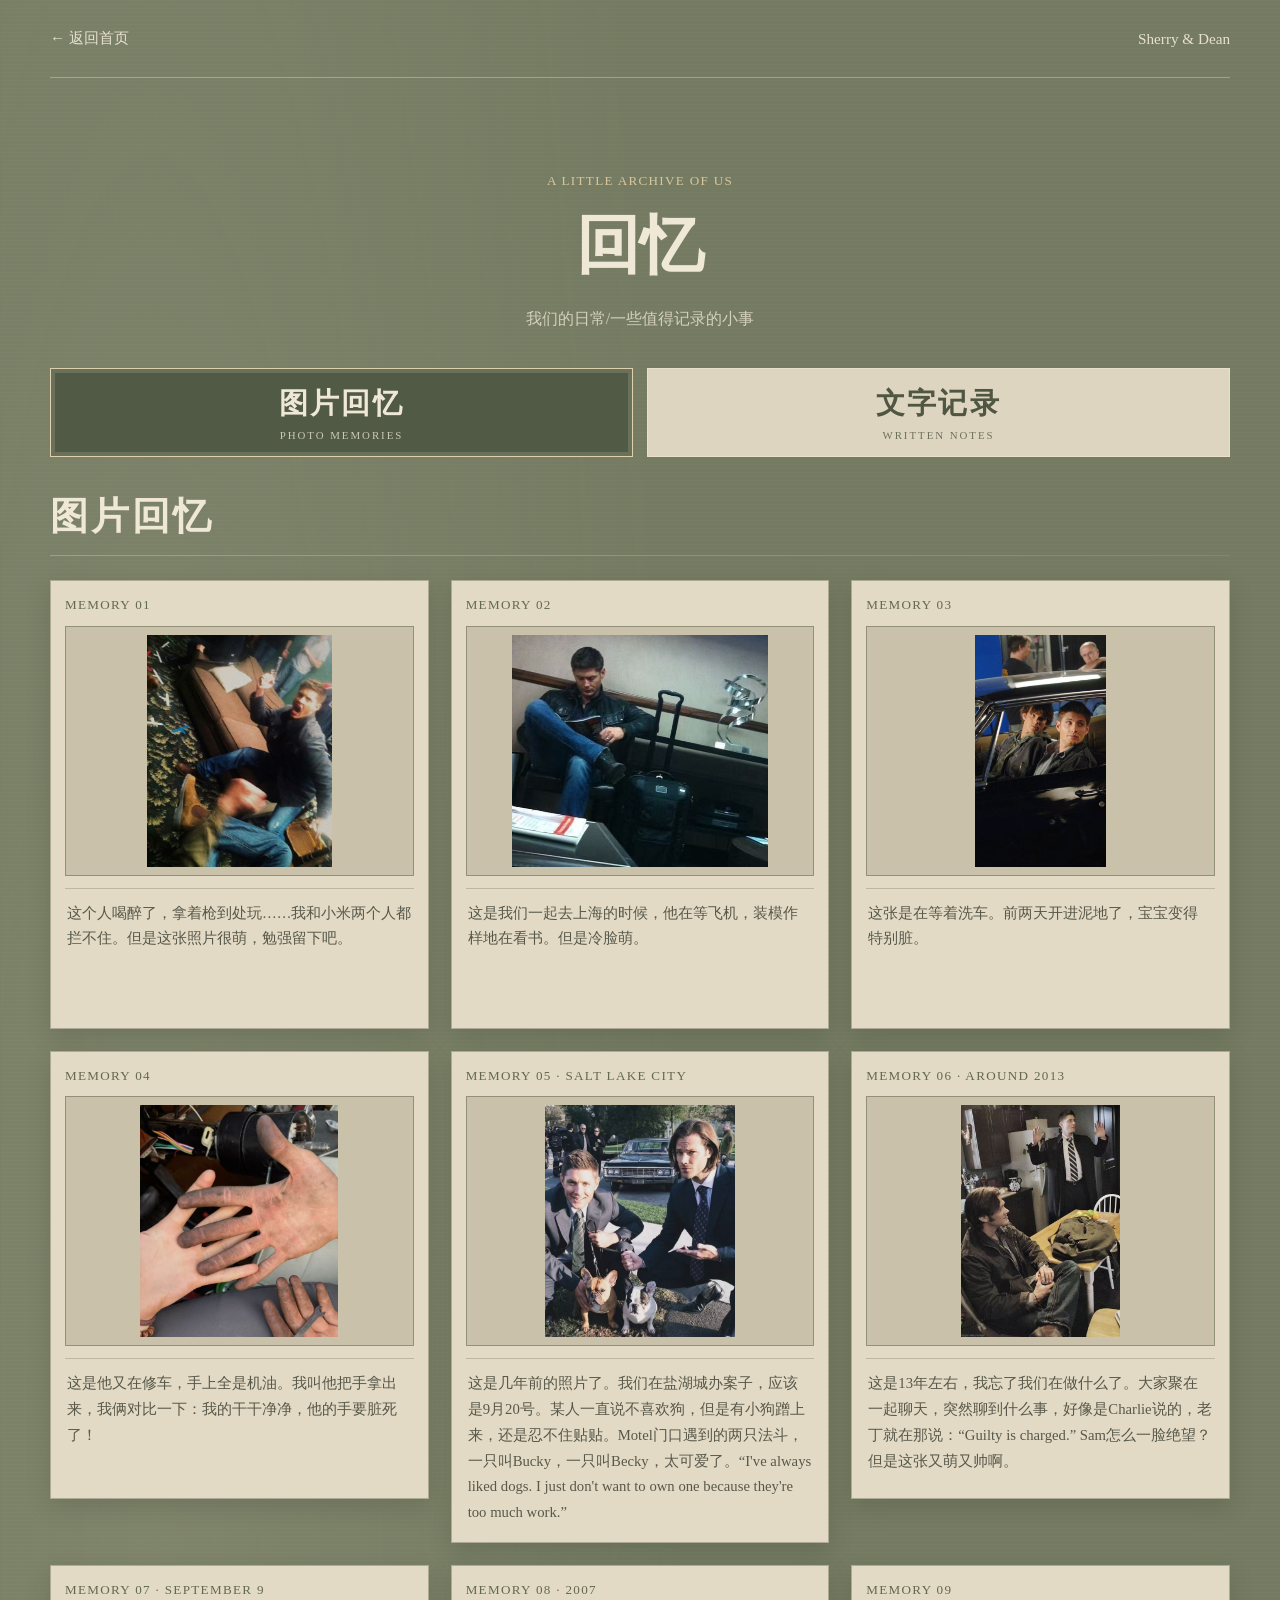
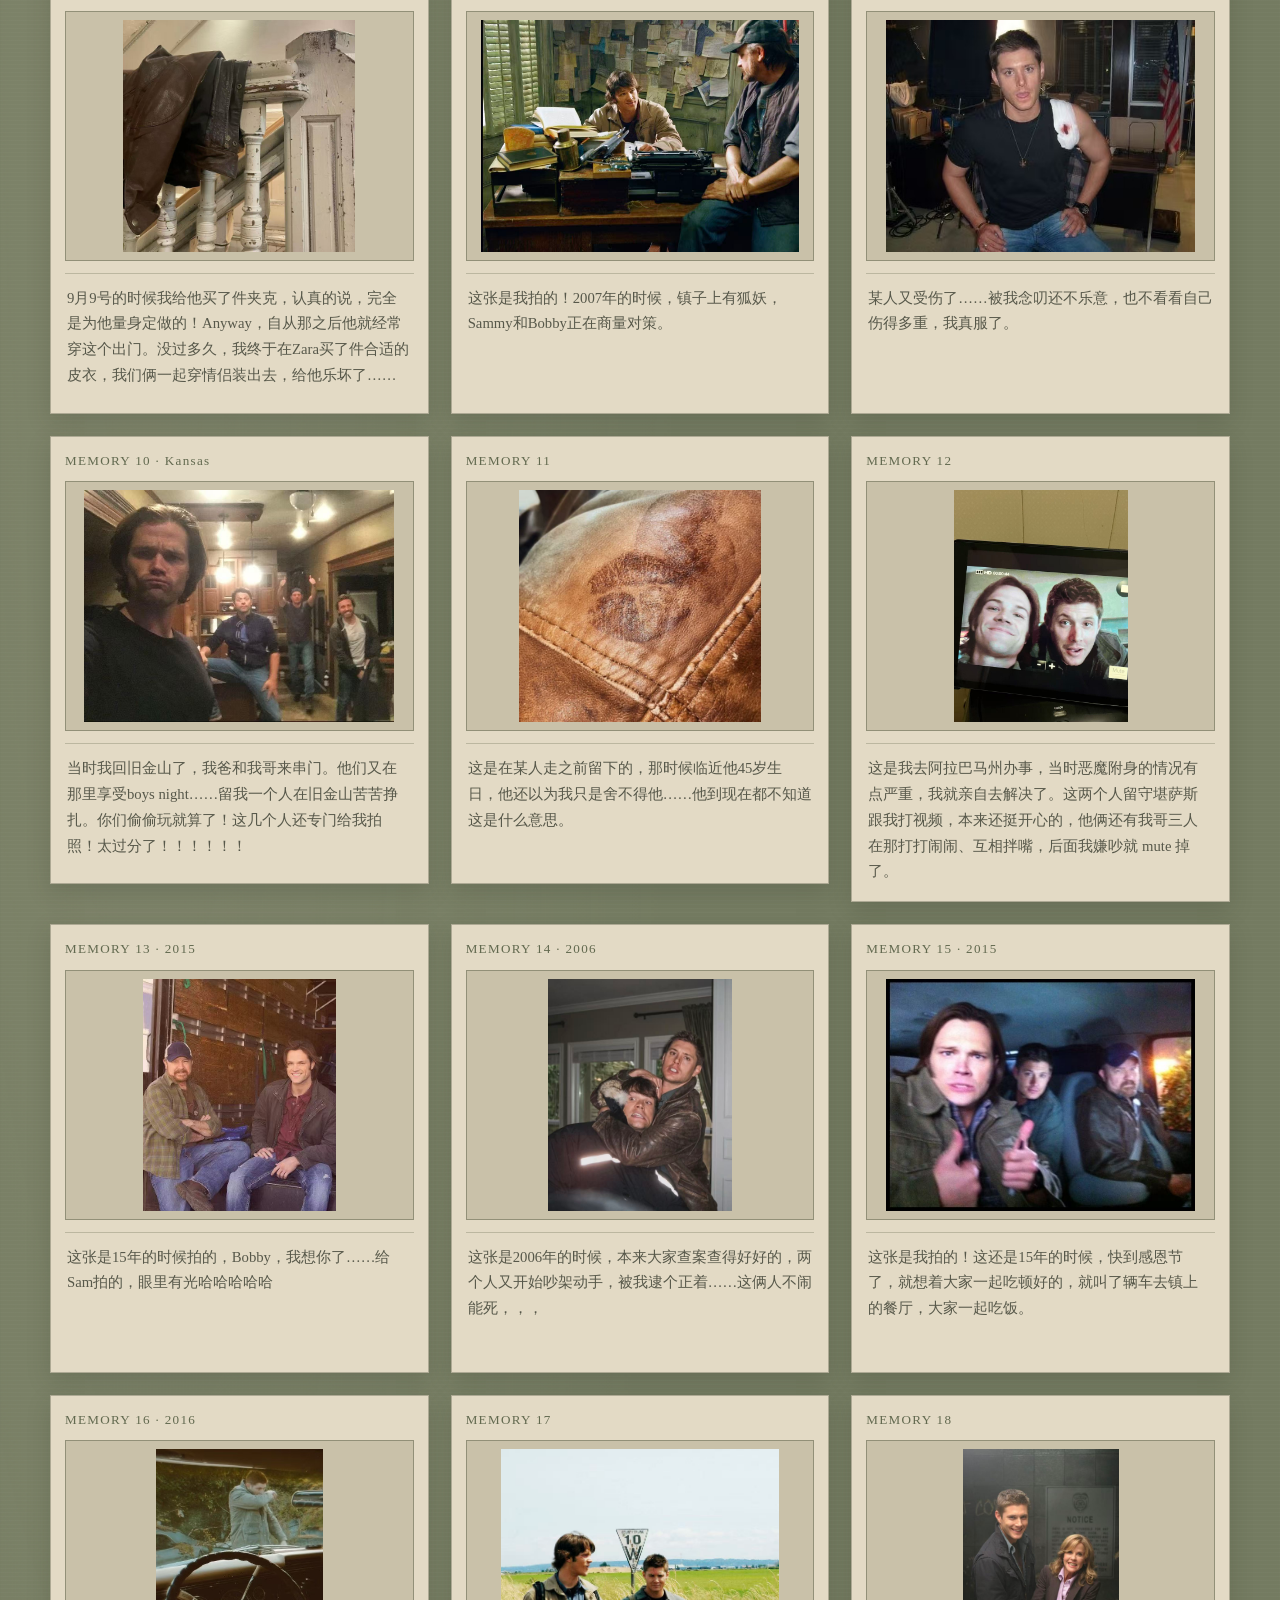
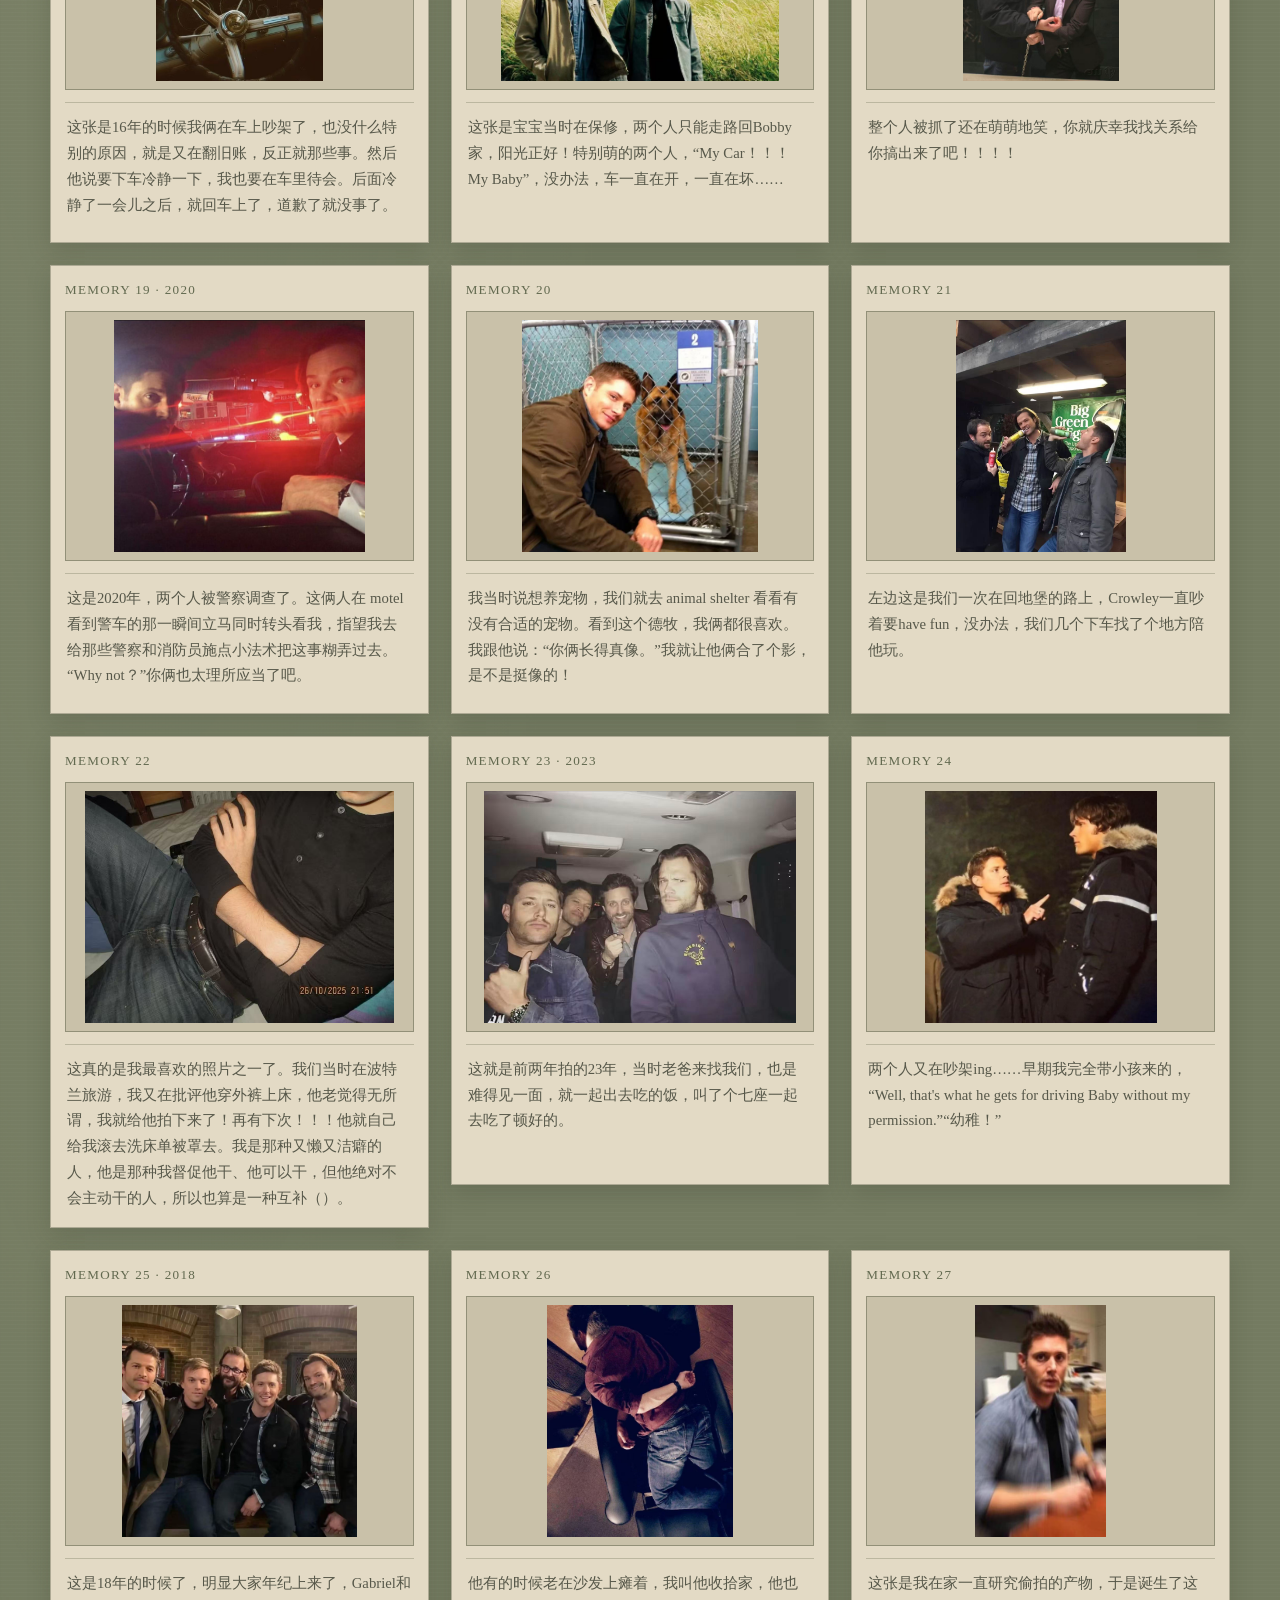
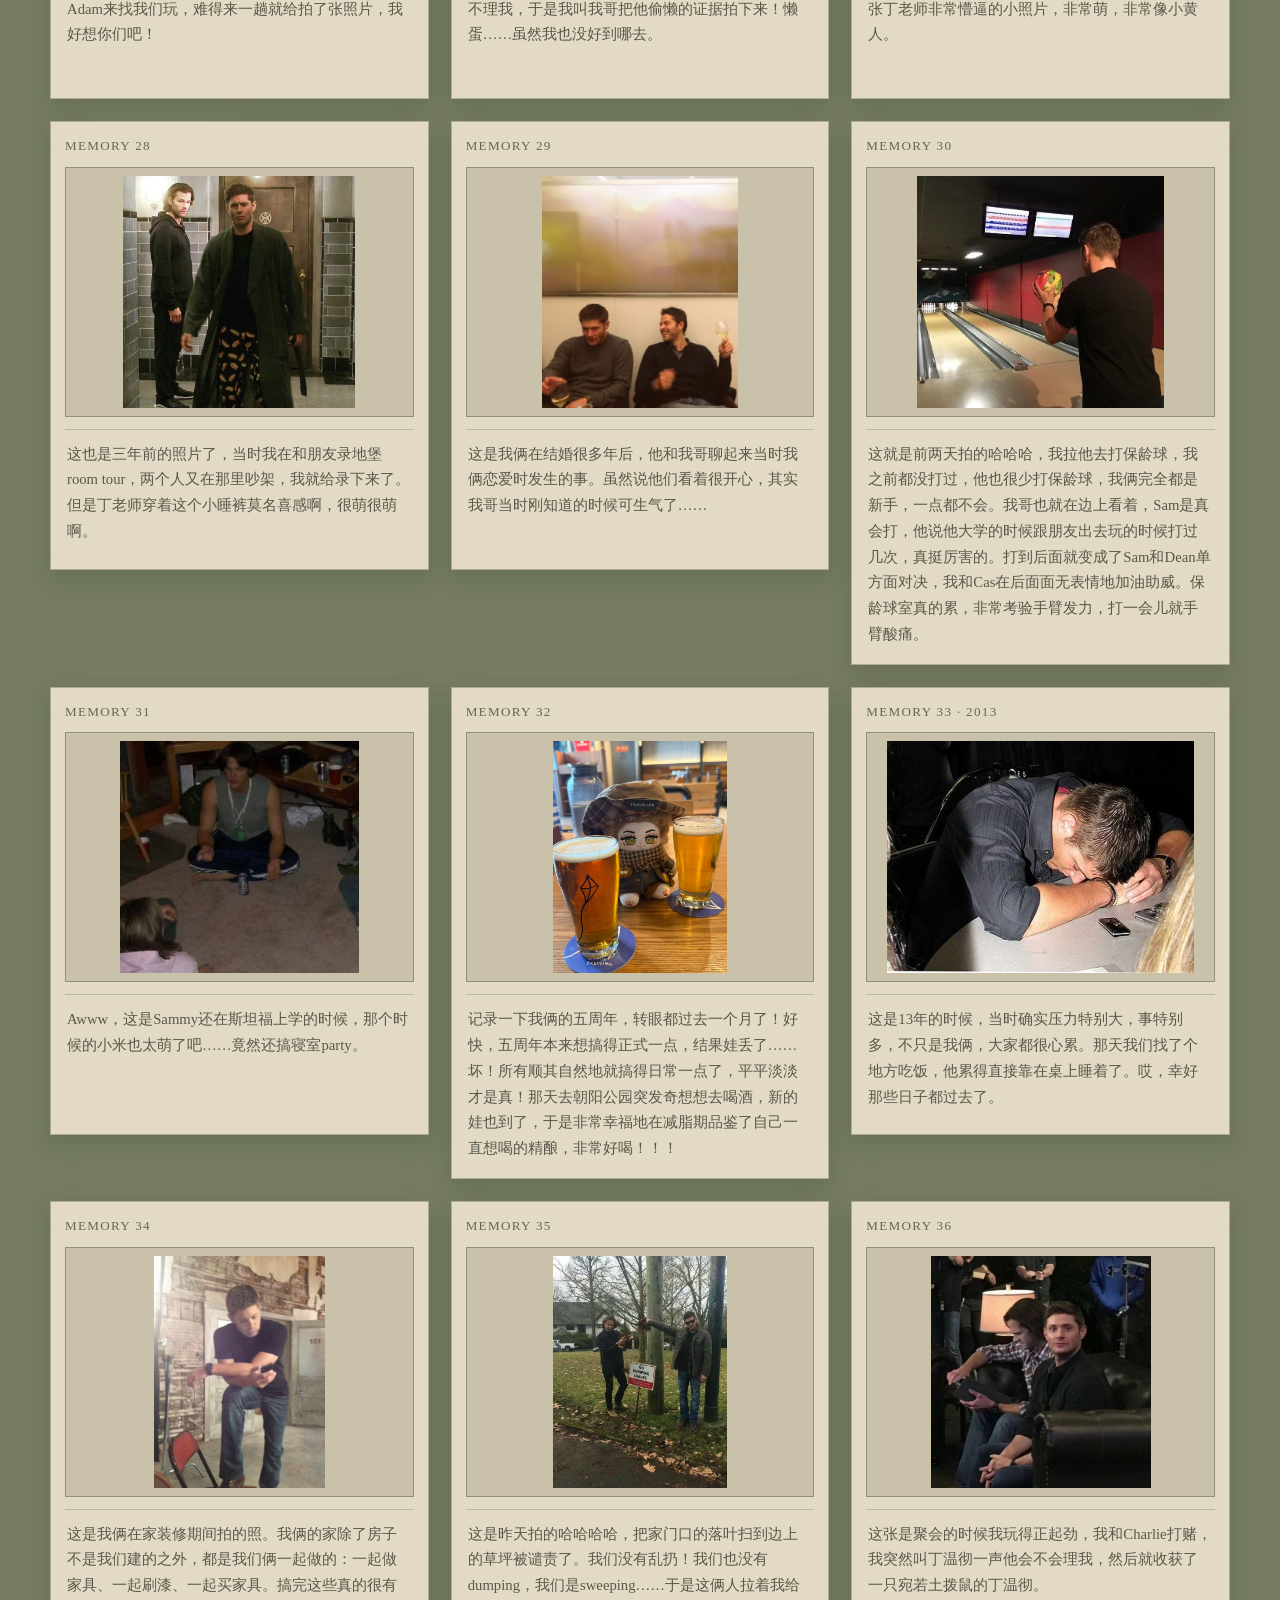
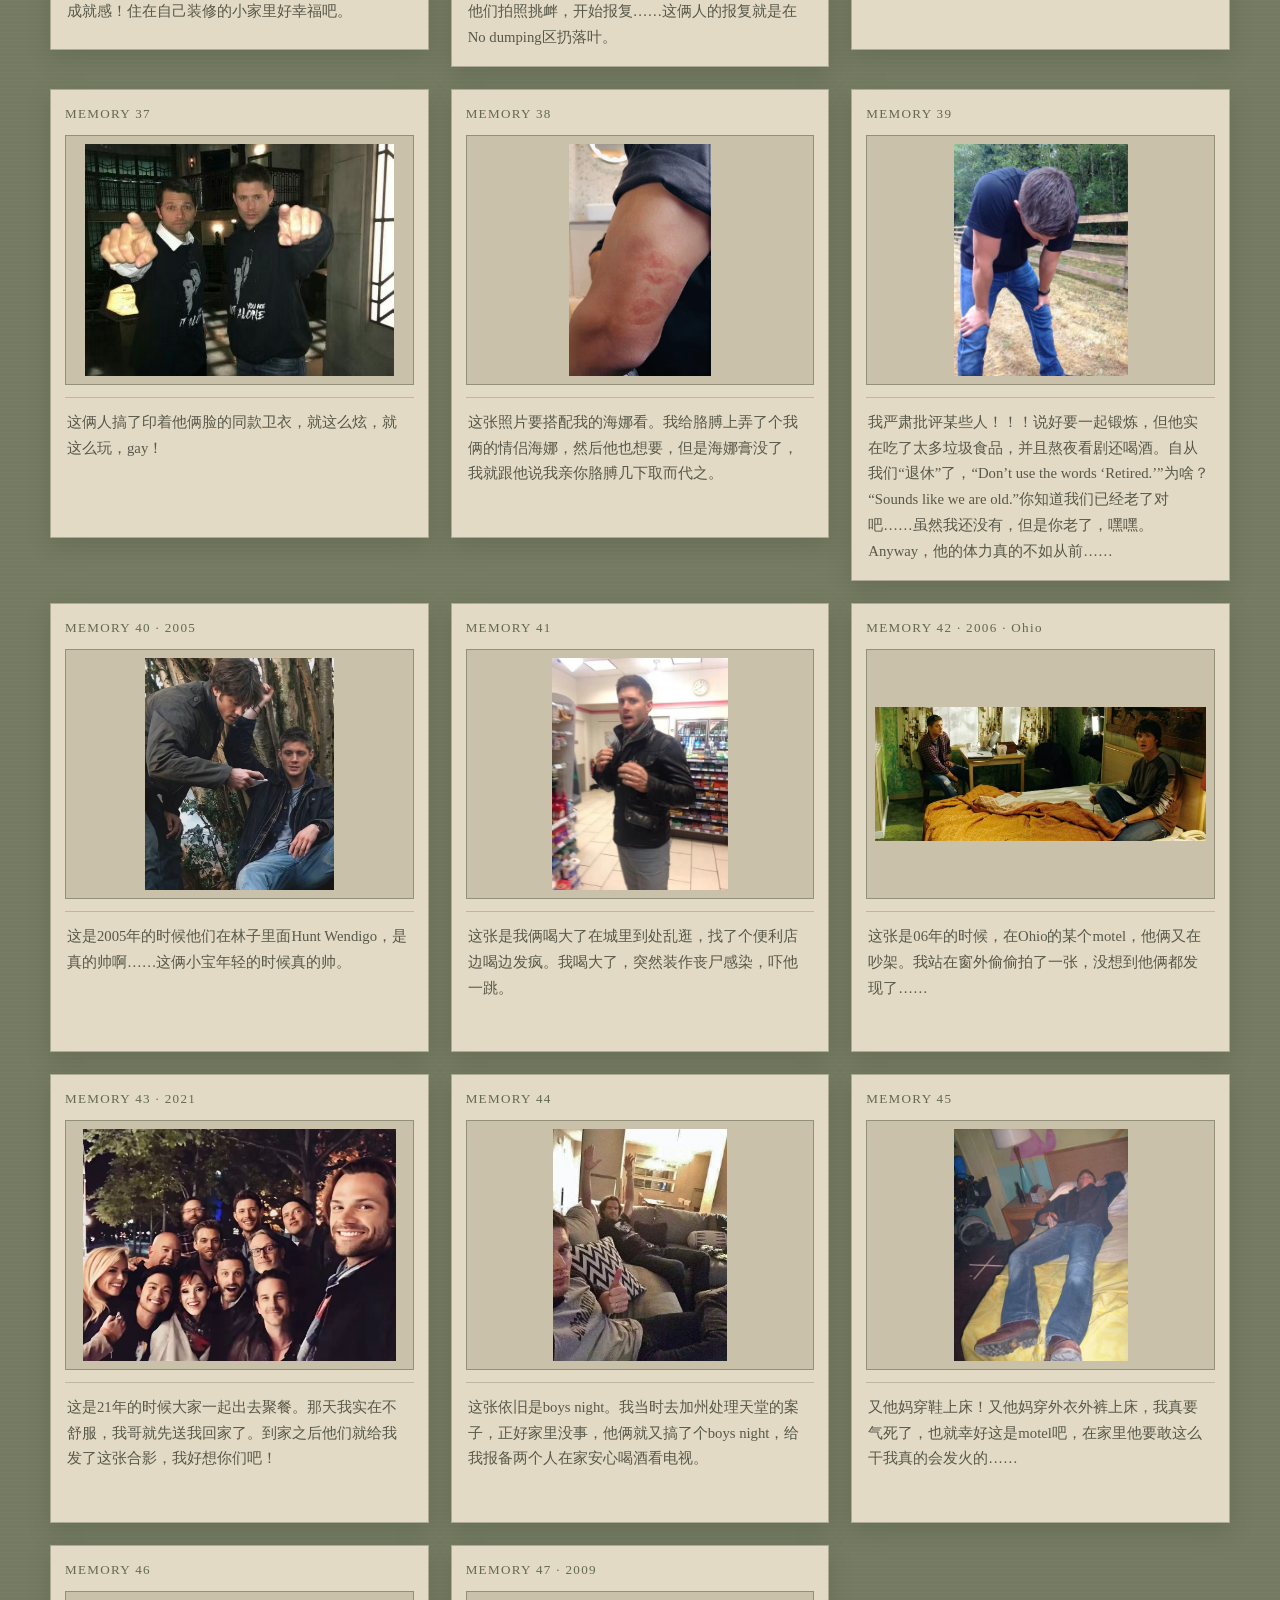
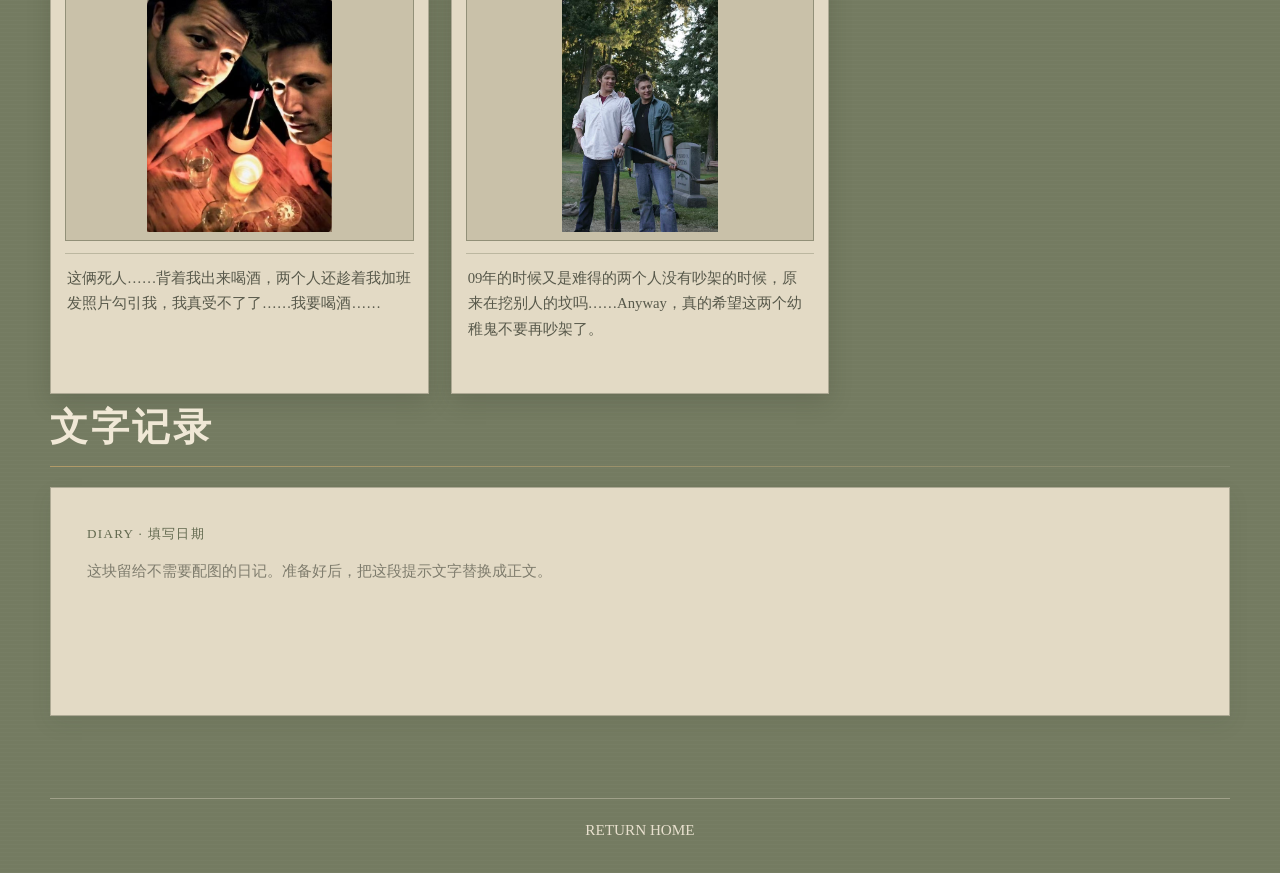
<file: memories/index.html>
<!DOCTYPE html>
<html lang="zh-CN">
<head>
  <meta charset="UTF-8">
  <meta name="viewport" content="width=device-width, initial-scale=1.0">
  <title>Memories | Sherry &amp; Dean</title>

  <link rel="stylesheet" href="../assets/style.css">
  <link rel="stylesheet" href="style.css">
</head>

<body>
  <div class="rd-memory-page">
    <header class="rd-memory-header">
      <a class="rd-memory-back" href="../index.html">← 返回首页</a>
      <a class="rd-memory-brand" href="../index.html">Sherry &amp; Dean</a>
    </header>

    <main class="rd-memory-panel">
      <section class="rd-memory-intro">
        <p class="rd-memory-kicker">A LITTLE ARCHIVE OF US</p>
        <h1>回忆</h1>
        <p>我们的日常/一些值得记录的小事</p>
      </section>

      <nav class="rd-memory-categories" aria-label="回忆分类" role="tablist">
        <button class="rd-memory-category is-active" type="button" role="tab"
          aria-selected="true" aria-controls="photo-memories" data-memory-tab="photos">
          <span class="rd-memory-category-title">图片回忆</span>
          <span class="rd-memory-category-subtitle">PHOTO MEMORIES</span>
        </button>

        <button class="rd-memory-category" type="button" role="tab"
          aria-selected="false" aria-controls="text-records" data-memory-tab="journal">
          <span class="rd-memory-category-title">文字记录</span>
          <span class="rd-memory-category-subtitle">WRITTEN NOTES</span>
        </button>
      </nav>

      <section class="rd-memory-list" id="photo-memories" role="tabpanel" aria-label="图片回忆">

        <article class="rd-memory-entry">
          <p class="rd-memory-date">MEMORY 01</p>
          <div class="rd-memory-photo-layout">
            <figure class="rd-memory-photo-frame">
              <img src="../assets/images/memories/01.jpg" alt="Dean喝醉后拿着枪玩">
            </figure>
            <div class="rd-memory-note">
              <p class="rd-memory-note-label">A NOTE BESIDE THE PHOTO</p>
              <h2>勉强留下的照片</h2>
              <p>这个人喝醉了，拿着枪到处玩……我和小米两个人都拦不住。但是这张照片很萌，勉强留下吧。</p>
            </div>
          </div>
        </article>

        <article class="rd-memory-entry">
          <p class="rd-memory-date">MEMORY 02</p>
          <div class="rd-memory-photo-layout">
            <figure class="rd-memory-photo-frame">
              <img src="../assets/images/memories/02.jpg" alt="Dean在机场等飞机">
            </figure>
            <div class="rd-memory-note">
              <p class="rd-memory-note-label">A NOTE BESIDE THE PHOTO</p>
              <h2>候机时间</h2>
              <p>这是我们一起去上海的时候，他在等飞机，装模作样地在看书。但是冷脸萌。</p>
            </div>
          </div>
        </article>

        <article class="rd-memory-entry">
          <p class="rd-memory-date">MEMORY 03</p>
          <div class="rd-memory-photo-layout">
            <figure class="rd-memory-photo-frame">
              <img src="../assets/images/memories/03.jpg" alt="Dean在等着洗车">
            </figure>
            <div class="rd-memory-note">
              <p class="rd-memory-note-label">A NOTE BESIDE THE PHOTO</p>
              <h2>洗车前</h2>
              <p>这张是在等着洗车。前两天开进泥地了，宝宝变得特别脏。</p>
            </div>
          </div>
        </article>

        <article class="rd-memory-entry">
          <p class="rd-memory-date">MEMORY 04</p>
          <div class="rd-memory-photo-layout">
            <figure class="rd-memory-photo-frame">
              <img src="../assets/images/memories/04.jpg" alt="Dean手上沾满机油">
            </figure>
            <div class="rd-memory-note">
              <p class="rd-memory-note-label">A NOTE BESIDE THE PHOTO</p>
              <h2>机油和干净的手</h2>
              <p>这是他又在修车，手上全是机油。我叫他把手拿出来，我俩对比一下：我的干干净净，他的手要脏死了！</p>
            </div>
          </div>
        </article>

        <article class="rd-memory-entry">
          <p class="rd-memory-date">MEMORY 05 · SALT LAKE CITY</p>
          <div class="rd-memory-photo-layout">
            <figure class="rd-memory-photo-frame">
              <img src="../assets/images/memories/05.jpg" alt="Dean和两只法斗">
            </figure>
            <div class="rd-memory-note">
              <p class="rd-memory-note-label">A NOTE BESIDE THE PHOTO</p>
              <h2>Bucky 和 Becky</h2>
              <p>这是几年前的照片了。我们在盐湖城办案子，应该是9月20号。某人一直说不喜欢狗，但是有小狗蹭上来，还是忍不住贴贴。Motel门口遇到的两只法斗，一只叫Bucky，一只叫Becky，太可爱了。“I've always liked dogs. I just don't want to own one because they're too much work.”</p>
            </div>
          </div>
        </article>

        <article class="rd-memory-entry">
          <p class="rd-memory-date">MEMORY 06 · AROUND 2013</p>
          <div class="rd-memory-photo-layout">
            <figure class="rd-memory-photo-frame">
              <img src="../assets/images/memories/06.jpg" alt="大家聚在一起聊天">
            </figure>
            <div class="rd-memory-note">
              <p class="rd-memory-note-label">A NOTE BESIDE THE PHOTO</p>
              <h2>Guilty is charged</h2>
              <p>这是13年左右，我忘了我们在做什么了。大家聚在一起聊天，突然聊到什么事，好像是Charlie说的，老丁就在那说：“Guilty is charged.” Sam怎么一脸绝望？但是这张又萌又帅啊。</p>
            </div>
          </div>
        </article>

        <article class="rd-memory-entry">
          <p class="rd-memory-date">MEMORY 07 · SEPTEMBER 9</p>
          <div class="rd-memory-photo-layout">
            <figure class="rd-memory-photo-frame">
              <img src="../assets/images/memories/07.jpg" alt="Dean穿着我给他买的夹克">
            </figure>
            <div class="rd-memory-note">
              <p class="rd-memory-note-label">A NOTE BESIDE THE PHOTO</p>
              <h2>情侣夹克</h2>
              <p>9月9号的时候我给他买了件夹克，认真的说，完全是为他量身定做的！Anyway，自从那之后他就经常穿这个出门。没过多久，我终于在Zara买了件合适的皮衣，我们俩一起穿情侣装出去，给他乐坏了……</p>
            </div>
          </div>
        </article>

        <article class="rd-memory-entry">
          <p class="rd-memory-date">MEMORY 08 · 2007</p>
          <div class="rd-memory-photo-layout">
            <figure class="rd-memory-photo-frame">
              <img src="../assets/images/memories/08.jpg" alt="Sammy和Bobby商量对策">
            </figure>
            <div class="rd-memory-note">
              <p class="rd-memory-note-label">A NOTE BESIDE THE PHOTO</p>
              <h2>镇子上的狐妖</h2>
              <p>这张是我拍的！2007年的时候，镇子上有狐妖，Sammy和Bobby正在商量对策。</p>
            </div>
          </div>
        </article>

        <article class="rd-memory-entry">
          <p class="rd-memory-date">MEMORY 09</p>
          <div class="rd-memory-photo-layout">
            <figure class="rd-memory-photo-frame">
              <img src="../assets/images/memories/09.jpg" alt="Dean受伤了">
            </figure>
            <div class="rd-memory-note">
              <p class="rd-memory-note-label">A NOTE BESIDE THE PHOTO</p>
              <h2>又受伤了</h2>
              <p>某人又受伤了……被我念叨还不乐意，也不看看自己伤得多重，我真服了。</p>
            </div>
          </div>
        </article>

        <article class="rd-memory-entry">
          <p class="rd-memory-date">MEMORY 10 · Kansas</p>
          <div class="rd-memory-photo-layout">
            <figure class="rd-memory-photo-frame">
              <img src="../assets/images/memories/10.jpg" alt="大家一起过boys night">
            </figure>
            <div class="rd-memory-note">
              <p class="rd-memory-note-label">A NOTE BESIDE THE PHOTO</p>
              <h2>你们的 boys night</h2>
              <p>当时我回旧金山了，我爸和我哥来串门。他们又在那里享受boys night……留我一个人在旧金山苦苦挣扎。你们偷偷玩就算了！这几个人还专门给我拍照！太过分了！！！！！！</p>
            </div>
          </div>
        </article>

        <article class="rd-memory-entry">
          <p class="rd-memory-date">MEMORY 11</p>
          <div class="rd-memory-photo-layout">
            <figure class="rd-memory-photo-frame">
              <img src="../assets/images/memories/11.jpg" alt="他离开前留下的照片">
            </figure>
            <div class="rd-memory-note">
              <p class="rd-memory-note-label">A NOTE BESIDE THE PHOTO</p>
              <p>这是在某人走之前留下的，那时候临近他45岁生日，他还以为我只是舍不得他……他到现在都不知道这是什么意思。</p>
            </div>
          </div>
        </article>

        <article class="rd-memory-entry">
          <p class="rd-memory-date">MEMORY 12</p>
          <div class="rd-memory-photo-layout">
            <figure class="rd-memory-photo-frame">
              <img src="../assets/images/memories/12.jpg" alt="大家视频通话时的照片">
            </figure>
            <div class="rd-memory-note">
              <p class="rd-memory-note-label">A NOTE BESIDE THE PHOTO</p>
              <p>这是我去阿拉巴马州办事，当时恶魔附身的情况有点严重，我就亲自去解决了。这两个人留守堪萨斯跟我打视频，本来还挺开心的，他俩还有我哥三人在那打打闹闹、互相拌嘴，后面我嫌吵就 mute 掉了。</p>
            </div>
          </div>
        </article>

        <article class="rd-memory-entry">
          <p class="rd-memory-date">MEMORY 13 · 2015</p>
          <div class="rd-memory-photo-layout">
            <figure class="rd-memory-photo-frame">
              <img src="../assets/images/memories/13.jpg" alt="Sam和Bobby">
            </figure>
            <div class="rd-memory-note">
              <p class="rd-memory-note-label">A NOTE BESIDE THE PHOTO</p>
              <p>这张是15年的时候拍的，Bobby，我想你了……给Sam拍的，眼里有光哈哈哈哈哈</p>
            </div>
          </div>
        </article>

        <article class="rd-memory-entry">
          <p class="rd-memory-date">MEMORY 14 · 2006</p>
          <div class="rd-memory-photo-layout">
            <figure class="rd-memory-photo-frame">
              <img src="../assets/images/memories/14.jpg" alt="两个人查案时又吵起来了">
            </figure>
            <div class="rd-memory-note">
              <p class="rd-memory-note-label">A NOTE BESIDE THE PHOTO</p>
              <p>这张是2006年的时候，本来大家查案查得好好的，两个人又开始吵架动手，被我逮个正着……这俩人不闹能死，，，</p>
            </div>
          </div>
        </article>

        <article class="rd-memory-entry">
          <p class="rd-memory-date">MEMORY 15 · 2015</p>
          <div class="rd-memory-photo-layout">
            <figure class="rd-memory-photo-frame">
              <img src="../assets/images/memories/15.jpg" alt="大家一起去镇上的餐厅吃饭">
            </figure>
            <div class="rd-memory-note">
              <p class="rd-memory-note-label">A NOTE BESIDE THE PHOTO</p>
              <p>这张是我拍的！这还是15年的时候，快到感恩节了，就想着大家一起吃顿好的，就叫了辆车去镇上的餐厅，大家一起吃饭。</p>
            </div>
          </div>
        </article>

        <article class="rd-memory-entry">
          <p class="rd-memory-date">MEMORY 16 · 2016</p>
          <div class="rd-memory-photo-layout">
            <figure class="rd-memory-photo-frame">
              <img src="../assets/images/memories/16.jpg" alt="我和Dean在车上">
            </figure>
            <div class="rd-memory-note">
              <p class="rd-memory-note-label">A NOTE BESIDE THE PHOTO</p>
              <p>这张是16年的时候我俩在车上吵架了，也没什么特别的原因，就是又在翻旧账，反正就那些事。然后他说要下车冷静一下，我也要在车里待会。后面冷静了一会儿之后，就回车上了，道歉了就没事了。</p>
            </div>
          </div>
        </article>

        <article class="rd-memory-entry">
          <p class="rd-memory-date">MEMORY 17</p>
          <div class="rd-memory-photo-layout">
            <figure class="rd-memory-photo-frame">
              <img src="../assets/images/memories/17.jpg" alt="Sam和Dean走路回Bobby家">
            </figure>
            <div class="rd-memory-note">
              <p class="rd-memory-note-label">A NOTE BESIDE THE PHOTO</p>
              <p>这张是宝宝当时在保修，两个人只能走路回Bobby家，阳光正好！特别萌的两个人，“My Car！！！ My Baby”，没办法，车一直在开，一直在坏……</p>
            </div>
          </div>
        </article>

        <article class="rd-memory-entry">
          <p class="rd-memory-date">MEMORY 18</p>
          <div class="rd-memory-photo-layout">
            <figure class="rd-memory-photo-frame">
              <img src="../assets/images/memories/18.jpg" alt="被抓后还在笑的Dean">
            </figure>
            <div class="rd-memory-note">
              <p class="rd-memory-note-label">A NOTE BESIDE THE PHOTO</p>
              <p>整个人被抓了还在萌萌地笑，你就庆幸我找关系给你搞出来了吧！！！！</p>
            </div>
          </div>
        </article>

        <article class="rd-memory-entry">
          <p class="rd-memory-date">MEMORY 19 · 2020</p>
          <div class="rd-memory-photo-layout">
            <figure class="rd-memory-photo-frame">
              <img src="../assets/images/memories/19.jpg" alt="两个人在Motel看到警车后看向我">
            </figure>
            <div class="rd-memory-note">
              <p class="rd-memory-note-label">A NOTE BESIDE THE PHOTO</p>
              <p>这是2020年，两个人被警察调查了。这俩人在 motel 看到警车的那一瞬间立马同时转头看我，指望我去给那些警察和消防员施点小法术把这事糊弄过去。“Why not？”你俩也太理所应当了吧。</p>
            </div>
          </div>
        </article>

        <article class="rd-memory-entry">
          <p class="rd-memory-date">MEMORY 20</p>
          <div class="rd-memory-photo-layout">
            <figure class="rd-memory-photo-frame">
              <img src="../assets/images/memories/20.jpg" alt="我和Dean在动物收容所遇到德牧">
            </figure>
            <div class="rd-memory-note">
              <p class="rd-memory-note-label">A NOTE BESIDE THE PHOTO</p>
              <p>我当时说想养宠物，我们就去 animal shelter 看看有没有合适的宠物。看到这个德牧，我俩都很喜欢。我跟他说：“你俩长得真像。”我就让他俩合了个影，是不是挺像的！</p>
            </div>
          </div>
        </article>

        <article class="rd-memory-entry">
          <p class="rd-memory-date">MEMORY 21</p>
          <div class="rd-memory-photo-layout">
            <figure class="rd-memory-photo-frame">
              <img src="../assets/images/memories/21.jpg" alt="大家下车陪Crowley玩">
            </figure>
            <div class="rd-memory-note">
              <p class="rd-memory-note-label">A NOTE BESIDE THE PHOTO</p>
              <p>左边这是我们一次在回地堡的路上，Crowley一直吵着要have fun，没办法，我们几个下车找了个地方陪他玩。</p>
            </div>
          </div>
        </article>

        <article class="rd-memory-entry">
          <p class="rd-memory-date">MEMORY 22</p>
          <div class="rd-memory-photo-layout">
            <figure class="rd-memory-photo-frame">
              <img src="../assets/images/memories/22.jpg" alt="Dean穿着外裤上床">
            </figure>
            <div class="rd-memory-note">
              <p class="rd-memory-note-label">A NOTE BESIDE THE PHOTO</p>
              <p>这真的是我最喜欢的照片之一了。我们当时在波特兰旅游，我又在批评他穿外裤上床，他老觉得无所谓，我就给他拍下来了！再有下次！！！他就自己给我滚去洗床单被罩去。我是那种又懒又洁癖的人，他是那种我督促他干、他可以干，但他绝对不会主动干的人，所以也算是一种互补（）。</p>
            </div>
          </div>
        </article>

        <article class="rd-memory-entry">
          <p class="rd-memory-date">MEMORY 23 · 2023</p>
          <div class="rd-memory-photo-layout">
            <figure class="rd-memory-photo-frame">
              <img src="../assets/images/memories/23.jpg" alt="大家一起出去吃饭">
            </figure>
            <div class="rd-memory-note">
              <p class="rd-memory-note-label">A NOTE BESIDE THE PHOTO</p>
              <p>这就是前两年拍的23年，当时老爸来找我们，也是难得见一面，就一起出去吃的饭，叫了个七座一起去吃了顿好的。</p>
            </div>
          </div>
        </article>

        <article class="rd-memory-entry">
          <p class="rd-memory-date">MEMORY 24</p>
          <div class="rd-memory-photo-layout">
            <figure class="rd-memory-photo-frame">
              <img src="../assets/images/memories/24.jpg" alt="Dean和Sam又在吵架">
            </figure>
            <div class="rd-memory-note">
              <p class="rd-memory-note-label">A NOTE BESIDE THE PHOTO</p>
              <p>两个人又在吵架ing……早期我完全带小孩来的，“Well, that's what he gets for driving Baby without my permission.”“幼稚！”</p>
            </div>
          </div>
        </article>

        <article class="rd-memory-entry">
          <p class="rd-memory-date">MEMORY 25 · 2018</p>
          <div class="rd-memory-photo-layout">
            <figure class="rd-memory-photo-frame">
              <img src="../assets/images/memories/25.jpg" alt="Gabriel和Adam来找大家玩">
            </figure>
            <div class="rd-memory-note">
              <p class="rd-memory-note-label">A NOTE BESIDE THE PHOTO</p>
              <p>这是18年的时候了，明显大家年纪上来了，Gabriel和Adam来找我们玩，难得来一趟就给拍了张照片，我好想你们吧！</p>
            </div>
          </div>
        </article>

        <article class="rd-memory-entry">
          <p class="rd-memory-date">MEMORY 26</p>
          <div class="rd-memory-photo-layout">
            <figure class="rd-memory-photo-frame">
              <img src="../assets/images/memories/26.jpg" alt="Dean躺在沙发上偷懒">
            </figure>
            <div class="rd-memory-note">
              <p class="rd-memory-note-label">A NOTE BESIDE THE PHOTO</p>
              <p>他有的时候老在沙发上瘫着，我叫他收拾家，他也不理我，于是我叫我哥把他偷懒的证据拍下来！懒蛋……虽然我也没好到哪去。</p>
            </div>
          </div>
        </article>

        <article class="rd-memory-entry">
          <p class="rd-memory-date">MEMORY 27</p>
          <div class="rd-memory-photo-layout">
            <figure class="rd-memory-photo-frame">
              <img src="../assets/images/memories/27.jpg" alt="丁老师一脸懵的照片">
            </figure>
            <div class="rd-memory-note">
              <p class="rd-memory-note-label">A NOTE BESIDE THE PHOTO</p>
              <p>这张是我在家一直研究偷拍的产物，于是诞生了这张丁老师非常懵逼的小照片，非常萌，非常像小黄人。</p>
            </div>
          </div>
        </article>

        <article class="rd-memory-entry">
          <p class="rd-memory-date">MEMORY 28</p>
          <div class="rd-memory-photo-layout">
            <figure class="rd-memory-photo-frame">
              <img src="../assets/images/memories/28.jpg" alt="Dean穿着睡裤和Sam吵架">
            </figure>
            <div class="rd-memory-note">
              <p class="rd-memory-note-label">A NOTE BESIDE THE PHOTO</p>
              <p>这也是三年前的照片了，当时我在和朋友录地堡room tour，两个人又在那里吵架，我就给录下来了。但是丁老师穿着这个小睡裤莫名喜感啊，很萌很萌啊。</p>
            </div>
          </div>
        </article>

        <article class="rd-memory-entry">
          <p class="rd-memory-date">MEMORY 29</p>
          <div class="rd-memory-photo-layout">
            <figure class="rd-memory-photo-frame">
              <img src="../assets/images/memories/29.jpg" alt="Dean和哥哥聊天">
            </figure>
            <div class="rd-memory-note">
              <p class="rd-memory-note-label">A NOTE BESIDE THE PHOTO</p>
              <p>这是我俩在结婚很多年后，他和我哥聊起来当时我俩恋爱时发生的事。虽然说他们看着很开心，其实我哥当时刚知道的时候可生气了……</p>
            </div>
          </div>
        </article>

        <article class="rd-memory-entry">
          <p class="rd-memory-date">MEMORY 30</p>
          <div class="rd-memory-photo-layout">
            <figure class="rd-memory-photo-frame">
              <img src="../assets/images/memories/30.jpg" alt="大家一起去打保龄球">
            </figure>
            <div class="rd-memory-note">
              <p class="rd-memory-note-label">A NOTE BESIDE THE PHOTO</p>
              <p>这就是前两天拍的哈哈哈，我拉他去打保龄球，我之前都没打过，他也很少打保龄球，我俩完全都是新手，一点都不会。我哥也就在边上看着，Sam是真会打，他说他大学的时候跟朋友出去玩的时候打过几次，真挺厉害的。打到后面就变成了Sam和Dean单方面对决，我和Cas在后面面无表情地加油助威。保龄球室真的累，非常考验手臂发力，打一会儿就手臂酸痛。</p>
            </div>
          </div>
        </article>

        <article class="rd-memory-entry">
          <p class="rd-memory-date">MEMORY 31</p>
          <div class="rd-memory-photo-layout">
            <figure class="rd-memory-photo-frame">
              <img src="../assets/images/memories/31.jpg" alt="Sammy在斯坦福上学时参加寝室派对">
            </figure>
            <div class="rd-memory-note">
              <p class="rd-memory-note-label">A NOTE BESIDE THE PHOTO</p>
              <p>Awww，这是Sammy还在斯坦福上学的时候，那个时候的小米也太萌了吧……竟然还搞寝室party。</p>
            </div>
          </div>
        </article>

        <article class="rd-memory-entry">
          <p class="rd-memory-date">MEMORY 32</p>
          <div class="rd-memory-photo-layout">
            <figure class="rd-memory-photo-frame">
              <img src="../assets/images/memories/32.jpg" alt="我们庆祝五周年">
            </figure>
            <div class="rd-memory-note">
              <p class="rd-memory-note-label">A NOTE BESIDE THE PHOTO</p>
              <p>记录一下我俩的五周年，转眼都过去一个月了！好快，五周年本来想搞得正式一点，结果娃丢了……坏！所有顺其自然地就搞得日常一点了，平平淡淡才是真！那天去朝阳公园突发奇想想去喝酒，新的娃也到了，于是非常幸福地在减脂期品鉴了自己一直想喝的精酿，非常好喝！！！</p>
            </div>
          </div>
        </article>

        <article class="rd-memory-entry">
          <p class="rd-memory-date">MEMORY 33 · 2013</p>
          <div class="rd-memory-photo-layout">
            <figure class="rd-memory-photo-frame">
              <img src="../assets/images/memories/33.jpg" alt="Dean累得靠在桌上睡着了">
            </figure>
            <div class="rd-memory-note">
              <p class="rd-memory-note-label">A NOTE BESIDE THE PHOTO</p>
              <p>这是13年的时候，当时确实压力特别大，事特别多，不只是我俩，大家都很心累。那天我们找了个地方吃饭，他累得直接靠在桌上睡着了。哎，幸好那些日子都过去了。</p>
            </div>
          </div>
        </article>

        <article class="rd-memory-entry">
          <p class="rd-memory-date">MEMORY 34</p>
          <div class="rd-memory-photo-layout">
            <figure class="rd-memory-photo-frame">
              <img src="../assets/images/memories/34.jpg" alt="我们在家装修期间拍的照片">
            </figure>
            <div class="rd-memory-note">
              <p class="rd-memory-note-label">A NOTE BESIDE THE PHOTO</p>
              <p>这是我俩在家装修期间拍的照。我俩的家除了房子不是我们建的之外，都是我们俩一起做的：一起做家具、一起刷漆、一起买家具。搞完这些真的很有成就感！住在自己装修的小家里好幸福吧。</p>
            </div>
          </div>
        </article>

        <article class="rd-memory-entry">
          <p class="rd-memory-date">MEMORY 35</p>
          <div class="rd-memory-photo-layout">
            <figure class="rd-memory-photo-frame">
              <img src="../assets/images/memories/35.jpg" alt="我们在家门口扫落叶后拍的照片">
            </figure>
            <div class="rd-memory-note">
              <p class="rd-memory-note-label">A NOTE BESIDE THE PHOTO</p>
              <p>这是昨天拍的哈哈哈哈，把家门口的落叶扫到边上的草坪被谴责了。我们没有乱扔！我们也没有dumping，我们是sweeping……于是这俩人拉着我给他们拍照挑衅，开始报复……这俩人的报复就是在No dumping区扔落叶。</p>
            </div>
          </div>
        </article>

        <article class="rd-memory-entry">
          <p class="rd-memory-date">MEMORY 36</p>
          <div class="rd-memory-photo-layout">
            <figure class="rd-memory-photo-frame">
              <img src="../assets/images/memories/36.jpg" alt="Dean听见我叫他后转过头">
            </figure>
            <div class="rd-memory-note">
              <p class="rd-memory-note-label">A NOTE BESIDE THE PHOTO</p>
              <p>这张是聚会的时候我玩得正起劲，我和Charlie打赌，我突然叫丁温彻一声他会不会理我，然后就收获了一只宛若土拨鼠的丁温彻。</p>
            </div>
          </div>
        </article>

        <article class="rd-memory-entry">
          <p class="rd-memory-date">MEMORY 37</p>
          <div class="rd-memory-photo-layout">
            <figure class="rd-memory-photo-frame">
              <img src="../assets/images/memories/37.jpg" alt="两个人穿着印有彼此脸的同款卫衣">
            </figure>
            <div class="rd-memory-note">
              <p class="rd-memory-note-label">A NOTE BESIDE THE PHOTO</p>
              <p>这俩人搞了印着他俩脸的同款卫衣，就这么炫，就这么玩，gay！</p>
            </div>
          </div>
        </article>

        <article class="rd-memory-entry">
          <p class="rd-memory-date">MEMORY 38</p>
          <div class="rd-memory-photo-layout">
            <figure class="rd-memory-photo-frame">
              <img src="../assets/images/memories/38.jpg" alt="我和Dean的情侣海娜">
            </figure>
            <div class="rd-memory-note">
              <p class="rd-memory-note-label">A NOTE BESIDE THE PHOTO</p>
              <p>这张照片要搭配我的海娜看。我给胳膊上弄了个我俩的情侣海娜，然后他也想要，但是海娜膏没了，我就跟他说我亲你胳膊几下取而代之。</p>
            </div>
          </div>
        </article>

        <article class="rd-memory-entry">
          <p class="rd-memory-date">MEMORY 39</p>
          <div class="rd-memory-photo-layout">
            <figure class="rd-memory-photo-frame">
              <img src="../assets/images/memories/39.jpg" alt="我们一起锻炼时拍的照片">
            </figure>
            <div class="rd-memory-note">
              <p class="rd-memory-note-label">A NOTE BESIDE THE PHOTO</p>
              <p>我严肃批评某些人！！！说好要一起锻炼，但他实在吃了太多垃圾食品，并且熬夜看剧还喝酒。自从我们“退休”了，“Don’t use the words ‘Retired.’”为啥？“Sounds like we are old.”你知道我们已经老了对吧……虽然我还没有，但是你老了，嘿嘿。Anyway，他的体力真的不如从前……</p>
            </div>
          </div>
        </article>

        <article class="rd-memory-entry">
          <p class="rd-memory-date">MEMORY 40 · 2005</p>
          <div class="rd-memory-photo-layout">
            <figure class="rd-memory-photo-frame">
              <img src="../assets/images/memories/40.jpg" alt="Sam和Dean在树林里猎杀温迪戈">
            </figure>
            <div class="rd-memory-note">
              <p class="rd-memory-note-label">A NOTE BESIDE THE PHOTO</p>
              <p>这是2005年的时候他们在林子里面Hunt Wendigo，是真的帅啊……这俩小宝年轻的时候真的帅。</p>
            </div>
          </div>
        </article>

        <article class="rd-memory-entry">
          <p class="rd-memory-date">MEMORY 41</p>
          <div class="rd-memory-photo-layout">
            <figure class="rd-memory-photo-frame">
              <img src="../assets/images/memories/41.jpg" alt="我装丧尸吓Dean">
            </figure>
            <div class="rd-memory-note">
              <p class="rd-memory-note-label">A NOTE BESIDE THE PHOTO</p>
              <p>这张是我俩喝大了在城里到处乱逛，找了个便利店边喝边发疯。我喝大了，突然装作丧尸感染，吓他一跳。</p>
            </div>
          </div>
        </article>

        <article class="rd-memory-entry">
          <p class="rd-memory-date">MEMORY 42 · 2006 · Ohio</p>
          <div class="rd-memory-photo-layout">
            <figure class="rd-memory-photo-frame">
              <img src="../assets/images/memories/42.jpg" alt="Dean和Sam在motel里吵架">
            </figure>
            <div class="rd-memory-note">
              <p class="rd-memory-note-label">A NOTE BESIDE THE PHOTO</p>
              <p>这张是06年的时候，在Ohio的某个motel，他俩又在吵架。我站在窗外偷偷拍了一张，没想到他俩都发现了……</p>
            </div>
          </div>
        </article>

        <article class="rd-memory-entry">
          <p class="rd-memory-date">MEMORY 43 · 2021</p>
          <div class="rd-memory-photo-layout">
            <figure class="rd-memory-photo-frame">
              <img src="../assets/images/memories/43.jpg" alt="大家一起出去聚餐的合影">
            </figure>
            <div class="rd-memory-note">
              <p class="rd-memory-note-label">A NOTE BESIDE THE PHOTO</p>
              <p>这是21年的时候大家一起出去聚餐。那天我实在不舒服，我哥就先送我回家了。到家之后他们就给我发了这张合影，我好想你们吧！</p>
            </div>
          </div>
        </article>

        <article class="rd-memory-entry">
          <p class="rd-memory-date">MEMORY 44</p>
          <div class="rd-memory-photo-layout">
            <figure class="rd-memory-photo-frame">
              <img src="../assets/images/memories/44.jpg" alt="Dean和Sam的boys night">
            </figure>
            <div class="rd-memory-note">
              <p class="rd-memory-note-label">A NOTE BESIDE THE PHOTO</p>
              <p>这张依旧是boys night。我当时去加州处理天堂的案子，正好家里没事，他俩就又搞了个boys night，给我报备两个人在家安心喝酒看电视。</p>
            </div>
          </div>
        </article>

        <article class="rd-memory-entry">
          <p class="rd-memory-date">MEMORY 45</p>
          <div class="rd-memory-photo-layout">
            <figure class="rd-memory-photo-frame">
              <img src="../assets/images/memories/45.jpg" alt="Dean穿着鞋和外衣外裤躺在床上">
            </figure>
            <div class="rd-memory-note">
              <p class="rd-memory-note-label">A NOTE BESIDE THE PHOTO</p>
              <p>又他妈穿鞋上床！又他妈穿外衣外裤上床，我真要气死了，也就幸好这是motel吧，在家里他要敢这么干我真的会发火的……</p>
            </div>
          </div>
        </article>

        <article class="rd-memory-entry">
          <p class="rd-memory-date">MEMORY 46</p>
          <div class="rd-memory-photo-layout">
            <figure class="rd-memory-photo-frame">
              <img src="../assets/images/memories/46.jpg" alt="Dean和Sam背着我出去喝酒">
            </figure>
            <div class="rd-memory-note">
              <p class="rd-memory-note-label">A NOTE BESIDE THE PHOTO</p>
              <p>这俩死人……背着我出来喝酒，两个人还趁着我加班发照片勾引我，我真受不了了……我要喝酒……</p>
            </div>
          </div>
        </article>

        <article class="rd-memory-entry">
          <p class="rd-memory-date">MEMORY 47 · 2009</p>
          <div class="rd-memory-photo-layout">
            <figure class="rd-memory-photo-frame">
              <img src="../assets/images/memories/47.jpg" alt="Sam和Dean在挖坟">
            </figure>
            <div class="rd-memory-note">
              <p class="rd-memory-note-label">A NOTE BESIDE THE PHOTO</p>
              <p>09年的时候又是难得的两个人没有吵架的时候，原来在挖别人的坟吗……Anyway，真的希望这两个幼稚鬼不要再吵架了。</p>
            </div>
          </div>
        </article>

      </section>

      <!-- 纯文字日记的位置，之后把提示文字替换成你的日记 -->
      <article class="rd-memory-entry" id="text-records" role="tabpanel" aria-label="文字记录">
        <div class="rd-memory-diary">
          <p class="rd-memory-date">DIARY · 填写日期</p>
          <h2>纯文字日记</h2>
          <div class="rd-memory-diary-space">
            <p class="rd-memory-placeholder">这块留给不需要配图的日记。准备好后，把这段提示文字替换成正文。</p>
          </div>
        </div>
      </article>
    </main>

    <footer class="rd-memory-footer">
      <a href="../index.html">RETURN HOME</a>
    </footer>
  </div>

  <script src="script.js" defer></script>
</body>
</html>
</file>
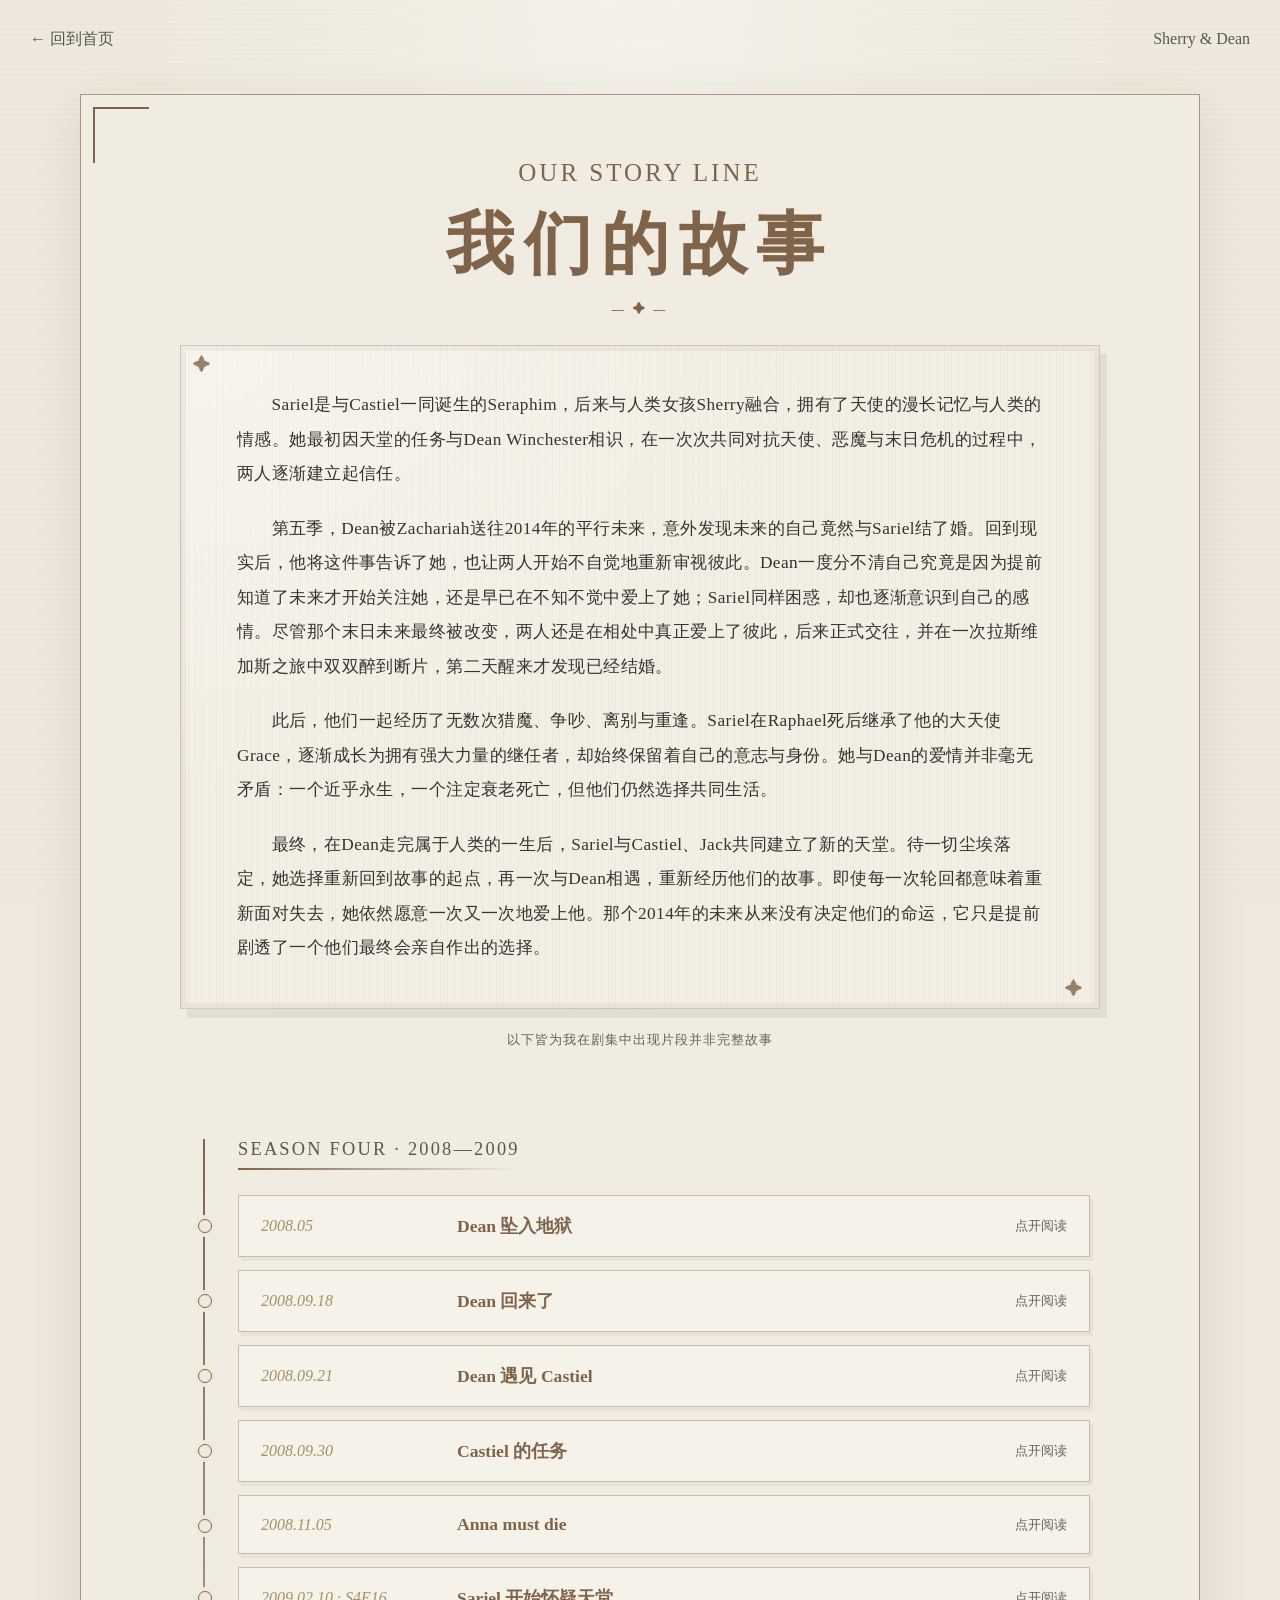
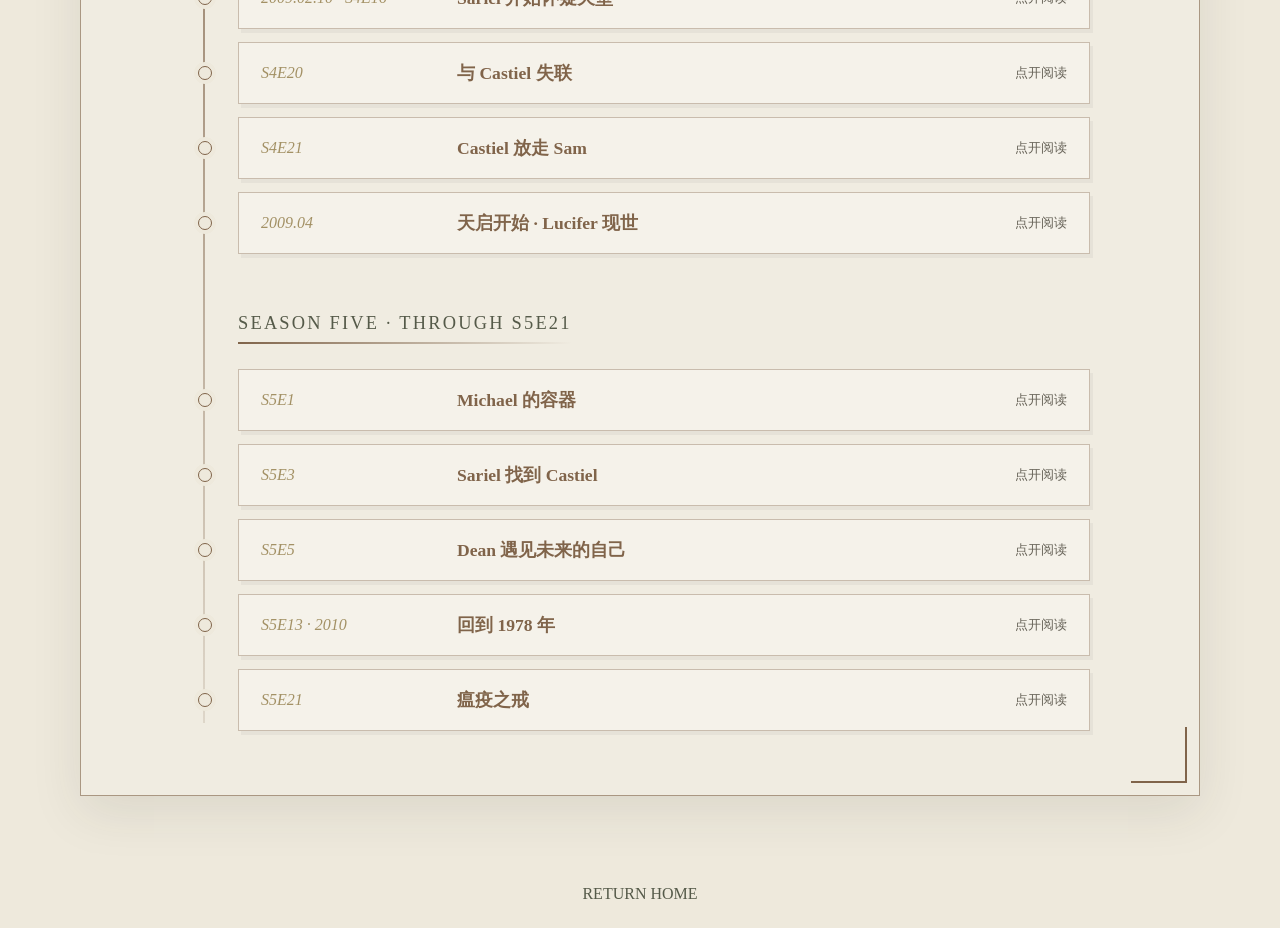
<file: story/index.html>
<!DOCTYPE html>
<html lang="zh-CN">
<head>
  <meta charset="UTF-8">
  <meta name="viewport" content="width=device-width, initial-scale=1.0">
  <title>我们的故事 | Sherry &amp; Dean</title>

  <link rel="stylesheet" href="../assets/style.css">
  <link rel="stylesheet" href="../assets/story.css">
</head>

<body>
  <header class="rd-story-header">
    <a href="../index.html">← 回到首页</a>
    <span class="rd-story-wordmark">Sherry &amp; Dean</span>
  </header>

  <main class="rd-story-shell">
    <section class="rd-story-intro">
      <p class="rd-story-eyebrow">OUR STORY LINE</p>
      <h1>我们的故事</h1>

      <div class="rd-story-summary">
        <p>Sariel是与Castiel一同诞生的Seraphim，后来与人类女孩Sherry融合，拥有了天使的漫长记忆与人类的情感。她最初因天堂的任务与Dean Winchester相识，在一次次共同对抗天使、恶魔与末日危机的过程中，两人逐渐建立起信任。</p>

        <p>第五季，Dean被Zachariah送往2014年的平行未来，意外发现未来的自己竟然与Sariel结了婚。回到现实后，他将这件事告诉了她，也让两人开始不自觉地重新审视彼此。Dean一度分不清自己究竟是因为提前知道了未来才开始关注她，还是早已在不知不觉中爱上了她；Sariel同样困惑，却也逐渐意识到自己的感情。尽管那个末日未来最终被改变，两人还是在相处中真正爱上了彼此，后来正式交往，并在一次拉斯维加斯之旅中双双醉到断片，第二天醒来才发现已经结婚。</p>

        <p>此后，他们一起经历了无数次猎魔、争吵、离别与重逢。Sariel在Raphael死后继承了他的大天使Grace，逐渐成长为拥有强大力量的继任者，却始终保留着自己的意志与身份。她与Dean的爱情并非毫无矛盾：一个近乎永生，一个注定衰老死亡，但他们仍然选择共同生活。</p>

        <p>最终，在Dean走完属于人类的一生后，Sariel与Castiel、Jack共同建立了新的天堂。待一切尘埃落定，她选择重新回到故事的起点，再一次与Dean相遇，重新经历他们的故事。即使每一次轮回都意味着重新面对失去，她依然愿意一次又一次地爱上他。那个2014年的未来从来没有决定他们的命运，它只是提前剧透了一个他们最终会亲自作出的选择。</p>
      </div>

      <p class="rd-story-lead">以下皆为我在剧集中出现片段并非完整故事</p>
    </section>

    <section class="rd-story-timeline" aria-label="Sherry 与 Dean 的故事时间线">
      <h2 class="rd-story-season">SEASON FOUR · 2008—2009</h2>

      <details class="rd-story-event">
        <summary>
          <span class="rd-story-date">2008.05</span>
          <span class="rd-story-title">Dean 坠入地狱</span>
          <span class="rd-story-prompt">点开阅读</span>
        </summary>
        <div class="rd-story-copy">
          <p>2008年5月左右，Dean 死亡并坠入地狱。</p>
        </div>
      </details>

      <details class="rd-story-event">
        <summary>
          <span class="rd-story-date">2008.09.18</span>
          <span class="rd-story-title">Dean 回来了</span>
          <span class="rd-story-prompt">点开阅读</span>
        </summary>
        <div class="rd-story-copy">
          <p>我从无线电里听见：“Dean is saved.” Dean 复活了。</p>
        </div>
      </details>

      <details class="rd-story-event">
        <summary>
          <span class="rd-story-date">2008.09.21</span>
          <span class="rd-story-title">Dean 遇见 Castiel</span>
          <span class="rd-story-prompt">点开阅读</span>
        </summary>
        <div class="rd-story-copy">
          <p>Dean 第一次见到 Castiel。</p>
        </div>
      </details>

      <details class="rd-story-event">
        <summary>
          <span class="rd-story-date">2008.09.30</span>
          <span class="rd-story-title">Castiel 的任务</span>
          <span class="rd-story-prompt">点开阅读</span>
        </summary>
        <div class="rd-story-copy">
          <p>Castiel 告诉 Dean，他的任务是阻止封印被解除。否则六十六道封印都会解开，Lucifer 就会降临。</p>
        </div>
      </details>

      <details class="rd-story-event">
        <summary>
          <span class="rd-story-date">2008.11.05</span>
          <span class="rd-story-title">Anna must die</span>
          <span class="rd-story-prompt">点开阅读</span>
        </summary>
        <div class="rd-story-copy">
          <p>Uriel 和 Castiel 一起去找 Dean，告诉他天堂的命令是：Anna must die.</p>
        </div>
      </details>

      <details class="rd-story-event">
        <summary>
          <span class="rd-story-date">2009.02.10 · S4E16</span>
          <span class="rd-story-title">Sariel 开始怀疑天堂</span>
          <span class="rd-story-prompt">点开阅读</span>
        </summary>
        <div class="rd-story-copy">
          <p>Uriel 和 Castiel 找到 Dean。Sariel 出现，问 Castiel：“Is he done?”</p>
          <p>“Not yet; he’s on it.”</p>
          <p>“Raphael is urging.”</p>
          <p>“I know.”</p>

          <p>这是 Sariel 第一次察觉到不对，开始产生反叛天堂的念头。她很庆幸 Castiel 也察觉了异常。Castiel 还不能像她一样直接说服自己反叛，但这已经足以让 Sariel 确认自己的判断。</p>

          <p><strong class="rd-story-speaker">Castiel：</strong>“Something is wrong with heaven.”</p>
          <p><strong class="rd-story-speaker">Sariel：</strong>“Then we need to find out.”</p>
          <p><strong class="rd-story-speaker">Castiel：</strong>“That’s not our business.”</p>
          <p><strong class="rd-story-speaker">Sariel：</strong>“Then just follow nonsense orders? Cas, it’s meaningless.”</p>
          <p><strong class="rd-story-speaker">Castiel：</strong>“I don’t know…”</p>
          <p><strong class="rd-story-speaker">Sariel：</strong>“It’s ok, I give you time to figure it out.”</p>

          <p>Castiel 和 Uriel 对峙时，Uriel 说道：“No will, no wrath! No… god.” Sariel 使用天使之刃刺向 Uriel。</p>
          <p><strong class="rd-story-speaker">Sariel：</strong>“There’s still me.”</p>
          <p><strong class="rd-story-speaker">Sariel：</strong>“Am I late?”</p>
          <p><strong class="rd-story-speaker">Castiel：</strong>“A little bit…”</p>
          <p><strong class="rd-story-speaker">Sariel：</strong>“Don’t thank me; we’ve got to go.”</p>
        </div>
      </details>

      <details class="rd-story-event">
        <summary>
          <span class="rd-story-date">S4E20</span>
          <span class="rd-story-title">与 Castiel 失联</span>
          <span class="rd-story-prompt">点开阅读</span>
        </summary>
        <div class="rd-story-copy">
          <p>Castiel 被天堂召回。Sariel 暂时也无法联系上他。</p>
        </div>
      </details>

      <details class="rd-story-event">
        <summary>
          <span class="rd-story-date">S4E21</span>
          <span class="rd-story-title">Castiel 放走 Sam</span>
          <span class="rd-story-prompt">点开阅读</span>
        </summary>
        <div class="rd-story-copy">
          <p>Castiel 放走了被 Dean 和 Bobby 关在地下室的 Sam。Sam 消失在转角后，Sariel 出现，看着 Castiel。</p>
          <p><strong class="rd-story-speaker">Sariel：</strong>“You sure that’s a good idea?”</p>
          <p><strong class="rd-story-speaker">Castiel：</strong>“Those are my orders.”</p>
          <p><strong class="rd-story-speaker">Sariel：</strong>“Orders? You’ve seen what he’s done.”</p>
          <p><strong class="rd-story-speaker">Castiel：</strong>“You should go…”</p>
          <p><strong class="rd-story-speaker">Sariel：</strong>“Don’t go too far.”</p>
        </div>
      </details>

      <details class="rd-story-event">
        <summary>
          <span class="rd-story-date">2009.04</span>
          <span class="rd-story-title">天启开始 · Lucifer 现世</span>
          <span class="rd-story-prompt">点开阅读</span>
        </summary>
        <div class="rd-story-copy">
          <p>天启开始，Lucifer 现世。</p>
          <p>第四季里，Sariel 还没有见过 Dean。</p>
        </div>
      </details>

      <h2 class="rd-story-season">SEASON FIVE · THROUGH S5E21</h2>

      <details class="rd-story-event">
        <summary>
          <span class="rd-story-date">S5E1</span>
          <span class="rd-story-title">Michael 的容器</span>
          <span class="rd-story-prompt">点开阅读</span>
        </summary>
        <div class="rd-story-copy">
          <p>Zachariah 逼 Dean 成为 Michael 的容器。</p>
          <p><strong class="rd-story-speaker">Zachariah：</strong>“I just started.”</p>
          <p>Sariel 和 Castiel 冲进来，杀死在场的所有天使，只留下 Zachariah。</p>
          <p><strong class="rd-story-speaker">Dean：</strong>“How do you…?”</p>
          <p><strong class="rd-story-speaker">Castiel：</strong>“Alive? Thank her.” Castiel 指向 Sariel。</p>
          <p>Sariel 挥了挥手。</p>
          <p><strong class="rd-story-speaker">Sariel：</strong>“You scared, huh… Now, put these boys back together and go. I won’t ask twice.”</p>
          <p>Zachariah 离开。</p>
          <p><strong class="rd-story-speaker">Castiel：</strong>“You two need to be more careful.”</p>
          <p><strong class="rd-story-speaker">Dean：</strong>“Who the hell is she…?”</p>
          <p>Sariel 正要开口，Castiel 先解释：“She’s my sister; we were born together. Just like you two siblings.”</p>
          <p><strong class="rd-story-speaker">Sariel：</strong>“Exactly. Lucifer is circling his vessel; we are running out of time.”</p>
          <p><strong class="rd-story-speaker">Dean：</strong>“Cas, how did you?”</p>
          <p>Dean 话还没问完，Sariel 和 Castiel 就已经离开了。</p>
          <p><strong class="rd-story-speaker">Dean：</strong>“These angels…”</p>
        </div>
      </details>

      <details class="rd-story-event">
        <summary>
          <span class="rd-story-date">S5E3</span>
          <span class="rd-story-title">Sariel 找到 Castiel</span>
          <span class="rd-story-prompt">点开阅读</span>
        </summary>
        <div class="rd-story-copy">
          <p>S4 结尾，Raphael 杀死 Castiel。Cas 需要 Dean 帮忙找到他；God 也在人间。</p>
          <p><strong class="rd-story-speaker">Dean：</strong>“Where’s your sister?”</p>
          <p><strong class="rd-story-speaker">Castiel：</strong>“She’s not able to connect with me right now. If she’s here, other angels will know.”</p>
          <p><strong class="rd-story-speaker">Sariel：</strong>“Hi!”</p>
          <p><strong class="rd-story-speaker">Castiel：</strong>“Shit! What the….”</p>
          <p><strong class="rd-story-speaker">Sariel：</strong>“You know it’s really easy to track you, right?” Sariel 指了指 Castiel。</p>
          <p><strong class="rd-story-speaker">Castiel：</strong>“How…?”</p>
          <p><strong class="rd-story-speaker">Sariel：</strong>“Telepathy. Spooky, isn’t it?”</p>
          <p class="rd-story-unfinished">未完待续</p>
        </div>
      </details>

      <details class="rd-story-event">
        <summary>
          <span class="rd-story-date">S5E5</span>
          <span class="rd-story-title">Dean 遇见未来的自己</span>
          <span class="rd-story-prompt">点开阅读</span>
        </summary>
        <div class="rd-story-copy">
          <p>Dean 穿越到了 Lucifer 附身 Sam 的未来。2009年的 Dean 遇见了2014年的首领 Dean，首领 Dean 把他绑到了仓库。</p>

          <p><strong class="rd-story-speaker">2014 Dean：</strong>“I’m you.”</p>
          <p><strong class="rd-story-speaker">2009 Dean：</strong>“Name one thing people don’t know.”</p>
          <p><strong class="rd-story-speaker">2014 Dean：</strong>“Fine.”</p>

          <p>Sariel 走进来，向 Dean 打招呼。</p>
          <p><strong class="rd-story-speaker">Sariel：</strong>“Oh, hey, babe.”</p>
          <p><strong class="rd-story-speaker">Dean：</strong>“Babe? Aren’t you Cas’s sister?”</p>
          <p><strong class="rd-story-speaker">Sariel：</strong>“Yeah, I’m your wife, man.”</p>
          <p><strong class="rd-story-speaker">Dean：</strong>“Wife?! Wait, can’t you just send me back?”</p>
          <p><strong class="rd-story-speaker">Sariel：</strong>“I wish, but I can’t change anything. I suggest you go check on Cas.”</p>
          <p><strong class="rd-story-speaker">2014 Dean：</strong>“Let’s go, baby.”</p>
          <p><strong class="rd-story-speaker">2009 Dean：</strong>“DICK!”</p>

          <p>Dean 回到现实。</p>
          <p><strong class="rd-story-speaker">Dean：</strong>“Thanks, Cas.”</p>
          <p><strong class="rd-story-speaker">Castiel：</strong>“Thank her.”</p>
          <p><strong class="rd-story-speaker">Castiel：</strong>“We have an agreement.”</p>
          <p><strong class="rd-story-speaker">Dean：</strong>“You know… never mind. I didn’t know your name yet.”</p>
          <p><strong class="rd-story-speaker">Sariel：</strong>“Sariel.”</p>
          <p class="rd-story-unfinished">这一段还没写完，未完待续</p>
        </div>
      </details>

      <details class="rd-story-event">
        <summary>
          <span class="rd-story-date">S5E13 · 2010</span>
          <span class="rd-story-title">回到 1978 年</span>
          <span class="rd-story-prompt">点开阅读</span>
        </summary>
        <div class="rd-story-copy">
          <p>Castiel 把 Winchester 兄弟送回 1978 年，Sariel 也在那里。</p>
          <p><strong class="rd-story-speaker">Castiel：</strong>“She is in 1978.”</p>
          <p><strong class="rd-story-speaker">Dean：</strong>“What? Why 1978? I wasn’t even born yet.”</p>
          <p><strong class="rd-story-speaker">Castiel：</strong>“You won’t be… if she kills your parents.”</p>
          <p><strong class="rd-story-speaker">Dean：</strong>“What?”</p>

          <p><strong class="rd-story-speaker">Castiel：</strong>“Take others with me; it’s gonna weaken me.”</p>
          <p><strong class="rd-story-speaker">Sariel：</strong>“No worries. I can take one of them.”</p>
          <p><strong class="rd-story-speaker">Castiel：</strong>“Ready?”</p>
          <p><strong class="rd-story-speaker">Sariel：</strong>“Bend your knees.”</p>
          <p>Sariel 和 Castiel 把他们带回 1978 年。</p>

          <p><strong class="rd-story-speaker">Sam：</strong>“Did we make it?”</p>
          <p><strong class="rd-story-speaker">Dean：</strong>“Unless they’re bringing pintos back into production.”</p>
          <p>Sam 和 Dean 呼唤 Castiel。Castiel 醒来后，Sariel 确认他没事。</p>
          <p><strong class="rd-story-speaker">Castiel：</strong>“I’m fine. Better than I expected.”</p>
          <p>Castiel 又昏了过去。</p>
          <p><strong class="rd-story-speaker">Dean：</strong>“He’s breathing… sort of.”</p>
          <p><strong class="rd-story-speaker">Sariel：</strong>“I’ll go take care of him. You boys can go; trust me.”</p>

          <h3 class="rd-story-scene">回到现在</h3>
          <p>Winchester 兄弟回来了。Sariel 把 Castiel 带回旅馆，Sam 也上前帮忙。</p>
          <p><strong class="rd-story-speaker">Sam：</strong>“We got you.”</p>
          <p><strong class="rd-story-speaker">Dean：</strong>“Son of a bitch, you guys made it!”</p>
          <p><strong class="rd-story-speaker">Sariel：</strong>“I need to rest. I’m exhausted.”</p>
          <p><strong class="rd-story-speaker">Castiel：</strong>“I… did? Surprise.” Castiel 随后又昏了过去。</p>
          <p>Sam 和 Dean 把 Castiel 和 Sariel 扶到床上。</p>
          <p><strong class="rd-story-speaker">Dean：</strong>“Well, this is it.”</p>
          <p><strong class="rd-story-speaker">Sam：</strong>“This is what?”</p>
          <p><strong class="rd-story-speaker">Dean：</strong>“Team Free Will. One ex-blood junkie; one dropout with six bucks to his name, and two black-out angels. It’s awesome.”</p>
          <p class="rd-story-unfinished">未完待续</p>
        </div>
      </details>

      <details class="rd-story-event">
        <summary>
          <span class="rd-story-date">S5E21</span>
          <span class="rd-story-title">瘟疫之戒</span>
          <span class="rd-story-prompt">点开阅读</span>
        </summary>
        <div class="rd-story-copy">
          <h3 class="rd-story-scene">医院</h3>
          <p>Castiel 给 Sam 和 Dean 打电话，Dean 接起电话。</p>
          <p><strong class="rd-story-speaker">Castiel：</strong>“Dean?”</p>
          <p><strong class="rd-story-speaker">Dean：</strong>“We all thought you were dead. Where the hell are you, man?”</p>
          <p><strong class="rd-story-speaker">Castiel：</strong>“A hospital. Sariel is here to take care of me.”</p>
          <p><strong class="rd-story-speaker">Dean：</strong>“Are you okay?”</p>
          <p><strong class="rd-story-speaker">Castiel：</strong>“No.”</p>
          <p><strong class="rd-story-speaker">Dean：</strong>“You want to elaborate?”</p>
          <p><strong class="rd-story-speaker">Castiel：</strong>“I just…”</p>
          <p><strong class="rd-story-speaker">Sariel：</strong>“Let me: you just woke up.”</p>
          <p><strong class="rd-story-speaker">Sariel：</strong>“The doctors are surprised; they thought he was brain-dead.”</p>
          <p>Castiel 在 Van Nuys 之后，浑身是血、失去意识地出现在 Delacroix 附近的一艘捕虾船上。</p>
          <p>Dean 告诉他们，Crowley 找到了打开 Satan’s box 的办法，想让他们赶过去。</p>
          <p>Sariel 解释 Castiel 现在实际上是一个人类，她必须照顾他。她还要负责照看他、付这些杂七杂八的账单。</p>
          <p><strong class="rd-story-speaker">Castiel：</strong>“Hey. I’m not crap stuff.” Castiel 小声说道。</p>

          <h3 class="rd-story-scene">对付 Pestilence</h3>
          <p>Castiel 和 Sariel 赶去帮助 Winchester 兄弟。门被踹开，两位天使走了进来。</p>
          <p><strong class="rd-story-speaker">Dean：</strong>“How’d you guys get here?!”</p>
          <p><strong class="rd-story-speaker">Sariel：</strong>“We took a bus. Don’t worry, I…”</p>
          <p>Castiel 突然吐血，跪倒在地上。</p>
          <p><strong class="rd-story-speaker">Sariel：</strong>“Hey.”</p>
          <p><strong class="rd-story-speaker">Pestilence：</strong>“Small angel…”</p>
          <p><strong class="rd-story-speaker">Sariel：</strong>“Shut up.”</p>
          <p>Sariel 打了个响指，冻住 Pestilence；随后转身杀死他身边的恶魔。</p>
          <p><strong class="rd-story-speaker">Sariel：</strong>“Are you giving the ring or not?”</p>
          <p><strong class="rd-story-speaker">Pestilence：</strong>“You…”</p>
          <p><strong class="rd-story-speaker">Sariel：</strong>“I’ll take that as a yes.” Sariel 切下 Pestilence 戴着戒指的手指。</p>

          <h3 class="rd-story-scene">回到 Bobby 家</h3>
          <p>大家发现 Bobby 和 Crowley 做了交易。Sariel 用两根食指碰了碰，暗示她在问 Bobby 和 Crowley 是不是接吻了。</p>
          <p><strong class="rd-story-speaker">Bobby：</strong>“NO!!!”</p>
          <p>Crowley 咳嗽了一声，拿出那张他亲吻 Bobby 的照片给大家看。</p>
          <p><strong class="rd-story-speaker">Sariel：</strong>“Why do you use a picture?”</p>
          <p><strong class="rd-story-speaker">Crowley：</strong>“Why do you use your tongue?”</p>
          <p>所有人都用奇怪的表情看向 Bobby。</p>
          <p><strong class="rd-story-speaker">Sariel：</strong>“Okay, that’s enough.” Sariel 终于受不了了。</p>
        </div>
      </details>
    </section>
  </main>

  <footer class="rd-story-footer">
    <a href="../index.html">RETURN HOME</a>
  </footer>
</body>
</html>
</file>
<file: assets/style.css>
@import url("https://fontsapi.zeoseven.com/292/main/result.css");

:root {
  --cream: #ece1c9;
  --cream-deep: #cfa96f;
  --ink: #342b22;
  --olive: #514c34;
  --olive-dark: #342b22;
  --gold: #cfa96f;
  --muted: #77766b;
  --line: rgba(236, 225, 201, 0.25);
  --chinese-serif: "LXGW WenKai", "Songti SC", "Noto Serif SC", serif;
  --script: "beverly-drive-right", "aphrosine", cursive;
}

* {
  box-sizing: border-box;
}

html {
  scroll-behavior: smooth;
  scroll-padding-top: 24px;
}

body {
  margin: 0;
  color: var(--cream);
  background-color: var(--olive);
  background-image:
    radial-gradient(
      ellipse at center,
      transparent 45%,
      rgba(52, 43, 34, 0.22) 100%
    ),
    url("data:image/svg+xml,%3Csvg xmlns='http://www.w3.org/2000/svg' viewBox='0 0 300 300'%3E%3Cg fill='none' stroke='%23ECE1C9' stroke-opacity='.13' stroke-width='1.2'%3E%3Cpath d='M150 300C150 245 112 231 91 205c-22-27-10-53 17-61 24-7 35-25 42-56 7 31 18 49 42 56 27 8 39 34 17 61-21 26-59 40-59 95ZM0 150c55 0 69-38 95-59 27-22 53-10 61 17 7 24 25 35 56 42-31 7-49 18-56 42-8 27-34 39-61 17-26-21-40-59-95-59Z'/%3E%3Cpath d='M150 104c8 12 16 18 28 18-12 8-18 16-18 28-8-12-16-18-28-18 12-8 18-16 18-28ZM150 196c-8-12-16-18-28-18 12-8 18-16 18-28 8 12 16 18 28 18-12 8-18 16-18 28Z'/%3E%3Cellipse cx='103' cy='108' rx='8' ry='17' transform='rotate(-48 103 108)'/%3E%3Cellipse cx='197' cy='108' rx='8' ry='17' transform='rotate(48 197 108)'/%3E%3Cellipse cx='103' cy='192' rx='8' ry='17' transform='rotate(48 103 192)'/%3E%3Cellipse cx='197' cy='192' rx='8' ry='17' transform='rotate(-48 197 192)'/%3E%3Ccircle cx='150' cy='150' r='7'/%3E%3C/g%3E%3C/svg%3E"),
    repeating-linear-gradient(
      0deg,
      rgba(236, 225, 201, 0.025) 0,
      rgba(236, 225, 201, 0.025) 1px,
      transparent 1px,
      transparent 4px
    );
  background-size: auto, 300px 300px, 100% 100%;
  background-attachment: fixed;
  font-family: var(--chinese-serif);
  -webkit-font-smoothing: antialiased;
}

a {
  color: inherit;
}

button {
  font: inherit;
}

.site-header,
.hero,
.main-nav,
.welcome,
.chapters,
.site-footer {
  width: min(1240px, calc(100% - 72px));
  margin-inline: auto;
}

.wordmark,
.footer-wordmark {
  color: var(--cream);
  font: 24px/1 var(--script);
  text-decoration: none;
}

.wordmark span,
.footer-wordmark span {
  color: var(--gold);
}

.header-note,
.eyebrow,
.main-nav,
.chapter-number,
.chapter-subtitle,
.site-footer > p,
.back-to-top {
  font-family: "beverly-drive-right", Arial, sans-serif;
  letter-spacing: 0.14em;
  text-transform: uppercase;
}

.header-note,
.eyebrow,
.hero-kicker,
.back-to-top {
  color: var(--gold);
}

.header-note,
.main-nav,
.eyebrow,
.hero-kicker,
.chapter-number,
.chapter-subtitle {
  font-weight: 700;
}

/* Header */
.site-header {
  min-height: 76px;
  display: flex;
  align-items: center;
  justify-content: space-between;
}

.header-note {
  margin: 0;
  color: #cfa96f;
  font-size: 11px;
}

/* Hero */
.hero {
  margin-top: 4px;
}

.hero-image-wrap {
  min-height: clamp(460px, 66vw, 720px);
  position: relative;
  overflow: hidden;
  isolation: isolate;
  border-radius: 4px 4px 34px 4px;
  background: #514c34;
}

.hero-image {
  position: absolute;
  z-index: -2;
  inset: 0;
  width: 100%;
  height: 100%;
  object-fit: cover;
  object-position: center 34%;
}

.hero-image-shade {
  position: absolute;
  z-index: -1;
  inset: 0;
  background: linear-gradient(
    180deg,
    rgba(25, 27, 20, 0.06) 18%,
    rgba(25, 27, 20, 0.54) 100%
  );
}

.hero-title-lockup {
  position: absolute;
  right: 24px;
  bottom: clamp(58px, 9vw, 104px);
  left: 24px;
  color: var(--cream);
  text-align: center;
  text-shadow: 0 2px 18px rgba(0, 0, 0, 0.25);
}

.hero-kicker {
  margin: 0 0 4px;
  color: var(--cream-deep);
  font: 12px/1.5 "beverly-drive-right", Arial, sans-serif;
  letter-spacing: 0.22em;
}

.hero-title-lockup h1 {
  margin: 0;
  font: clamp(54px, 10vw, 128px)/1.03 var(--script);
  font-weight: 400;
  letter-spacing: 0.015em;
}

.hero-title-lockup h1 span {
  color: #ccbea2;
}

.hero-caption {
  margin: 16px 0 0;
  color: var(--cream);
  font-size: 14px;
  letter-spacing: 0.12em;
}

.hero-scroll {
  position: absolute;
  bottom: 20px;
  left: 50%;
  width: 36px;
  height: 36px;
  display: grid;
  place-items: center;
  border: 1px solid rgba(236, 225, 201, 0.7);
  border-radius: 50%;
  color: var(--cream);
  font: 18px/1 Arial, sans-serif;
  text-decoration: none;
  transform: translateX(-50%);
  transition: background 0.2s ease, transform 0.2s ease;
}

.hero-scroll:hover {
  background: rgba(236, 225, 201, 0.16);
  transform: translate(-50%, 3px);
}

/* Navigation */
.main-nav {
  min-height: 64px;
  display: flex;
  align-items: center;
  justify-content: center;
  gap: clamp(20px, 5vw, 68px);
  border-bottom: 1px solid var(--line);
  color: var(--cream);
  font-size: 11px;
}

.main-nav a,
.back-to-top {
  text-decoration: none;
  transition: color 0.2s ease;
}

.main-nav a:hover,
.back-to-top:hover {
  color: var(--gold);
}

.main-nav a:focus-visible,
.back-to-top:focus-visible {
  outline: 2px solid var(--gold);
  outline-offset: 4px;
}

/* Welcome */
.welcome {
  padding: clamp(70px, 10vw, 120px) 20px clamp(70px, 9vw, 104px);
  text-align: center;
}

.eyebrow {
  margin: 0;
  font-size: 11px;
}

.welcome .eyebrow span {
  padding-inline: 10px;
}

.welcome h2,
.chapters-intro h2 {
  margin: 16px 0 11px;
  color: var(--cream);
  font: 400 clamp(34px, 5vw, 56px)/1.3 var(--chinese-serif);
  letter-spacing: 0.1em;
}

#welcome h2#welcome-title {
  color: #ccbea2;
}

.welcome-copy,
.chapters-intro > p:last-child {
  margin: 0;
  color: rgba(236, 225, 201, 0.78);
  font-size: 14px;
  letter-spacing: 0.06em;
  line-height: 1.9;
}

/* Chapter section */
.chapters {
  padding: clamp(46px, 7vw, 82px) clamp(24px, 6vw, 76px)
    clamp(52px, 7vw, 86px);
  border: 1px solid rgba(236, 225, 201, 0.55);
  border-radius: 28px 4px 28px 4px;
  color: var(--ink);
  background: rgba(220, 209, 187, 0.94);
  box-shadow: 0 18px 48px rgba(52, 43, 34, 0.12);
  backdrop-filter: blur(2px);
}

.chapters-intro {
  margin-bottom: 38px;
  text-align: center;
}

.chapters-intro .eyebrow {
  color: #805b30;
}

.chapters-intro h2 {
  margin-top: 12px;
  color: var(--ink);
  font-size: clamp(30px, 4vw, 44px);
}

.chapters-intro > p:last-child {
  color: #514c34;
}

.chapter-grid {
  display: grid;
  grid-template-columns: repeat(3, minmax(0, 1fr));
  gap: 16px;
}

/* Chapter cards */
.chapter-card {
  --card-bg: #ccbea2;
  --card-ink: #3a3024;
  --card-accent: #655746;

  min-height: 230px;
  position: relative;
  display: flex;
  flex-direction: column;
  align-items: flex-start;
  justify-content: center;
  padding: 30px 28px;
  overflow: hidden;
  border: 1px solid rgba(236, 225, 201, 0.38);
  border-radius: 34px 6px 34px 6px;
  color: var(--card-ink);
  background: var(--card-bg);
  text-align: left;
  text-decoration: none;
  cursor: pointer;
  transition:
    border-radius 0.35s ease,
    transform 0.35s ease,
    box-shadow 0.35s ease;
}

.chapter-card:nth-child(even) {
  border-radius: 6px 34px 6px 34px;
}

.chapter-card[data-tone="story"] {
  --card-bg: #ccbea2;
  --card-ink: #3a3024;
  --card-accent: #655746;
}

.chapter-card[data-tone="memories"] {
  --card-bg: #9c978d;
  --card-ink: #191714;
  --card-accent: #3a3024;
}

.chapter-card[data-tone="wedding"] {
  --card-bg: #655746;
  --card-ink: #ece1c9;
  --card-accent: #ccbea2;
}

.chapter-card[data-tone="home"] {
  --card-bg: #515447;
  --card-ink: #ece1c9;
  --card-accent: #ccbea2;
}

.chapter-card[data-tone="travel"] {
  --card-bg: #3a3024;
  --card-ink: #ece1c9;
  --card-accent: #ccbea2;
}

.chapter-card[data-tone="ask"] {
  --card-bg: #191714;
  --card-ink: #ece1c9;
  --card-accent: #9c978d;
}

.chapter-card:hover,
.chapter-card:focus-visible {
  z-index: 1;
  box-shadow: 0 16px 32px rgba(25, 23, 20, 0.2);
  transform: translateY(-5px);
}

.chapter-card:focus-visible {
  outline: 2px solid #e5d4ab;
  outline-offset: 4px;
}

.chapter-number {
  margin-bottom: 16px;
  color: var(--card-accent);
  font-size: 12px;
}

.chapter-title {
  color: var(--card-ink);
  font: 400 23px/1.4 var(--chinese-serif);
  letter-spacing: 0.08em;
}

.chapter-subtitle {
  margin-top: 7px;
  color: var(--card-accent);
  font-size: 12px;
  letter-spacing: 0.11em;
}

.chapter-description {
  max-width: 250px;
  margin-top: 16px;
  color: var(--card-ink);
  font-size: 13px;
  line-height: 1.8;
  opacity: 0.78;
}

.chapter-arrow {
  position: absolute;
  right: 22px;
  bottom: 20px;
  color: var(--card-accent);
  font: 20px/1 Arial, sans-serif;
  transition: transform 0.2s ease;
}

.chapter-card:hover .chapter-arrow {
  transform: translate(3px, -3px);
}

/* Dialog */
.chapter-dialog {
  width: min(620px, calc(100% - 32px));
  max-height: min(80vh, 760px);
  position: fixed;
  overflow-y: auto;
  padding: 48px clamp(24px, 6vw, 52px) 36px;
  border: 1px solid var(--gold);
  border-radius: 3px 3px 24px 3px;
  color: var(--ink);
  background: var(--cream);
  box-shadow: 0 25px 90px rgba(0, 0, 0, 0.35);
  text-align: center;
}

.chapter-dialog::backdrop {
  background: rgba(28, 30, 23, 0.65);
  backdrop-filter: blur(3px);
}

.dialog-close {
  position: absolute;
  top: 12px;
  right: 16px;
  padding: 3px 8px;
  border: 0;
  color: var(--olive-dark);
  background: none;
  font: 28px/1 Arial, sans-serif;
  cursor: pointer;
}

.chapter-dialog h2 {
  margin: 14px 0 10px;
  font: 400 30px/1.4 var(--chinese-serif);
}

.dialog-copy {
  max-width: 470px;
  margin: 0 auto;
  color: var(--muted);
  font-size: 14px;
  line-height: 1.9;
}

.dialog-content {
  margin-top: 24px;
  text-align: left;
}

.dialog-note {
  margin: 0;
  padding: 18px 20px;
  border-left: 3px solid var(--gold);
  color: #5c5a4f;
  background: var(--cream-deep);
  font-size: 13px;
  line-height: 1.9;
}

.dialog-section-title {
  margin: 24px 0 12px;
  color: var(--olive-dark);
  font-size: 17px;
  font-weight: 600;
}

.question-form-frame {
  width: 100%;
  min-height: 520px;
  border: 1px solid var(--line);
  background: #fffdf7;
}

.question-answer {
  padding: 16px 18px;
  border: 1px solid var(--line);
  background: rgba(230, 223, 208, 0.55);
}

.question-answer + .question-answer {
  margin-top: 12px;
}

.question-answer-question {
  margin: 0;
  color: var(--olive-dark);
  font-size: 15px;
  font-weight: 600;
  line-height: 1.7;
}

.question-answer-response {
  margin: 8px 0 0;
  color: var(--muted);
  font-size: 13px;
  line-height: 1.8;
}

.dialog-return {
  margin-top: 26px;
  padding: 11px 20px;
  border: 0;
  border-radius: 2px 2px 12px 2px;
  color: var(--cream);
  background: var(--olive-dark);
  font-size: 13px;
  cursor: pointer;
}

.dialog-return:hover {
  background: #454a39;
}

/* Footer */
.site-footer {
  padding: 48px 20px 42px;
  color: rgba(236, 225, 201, 0.75);
  text-align: center;
}

.footer-wordmark {
  display: inline-block;
  margin-bottom: 12px;
  font-size: 27px;
}

.site-footer > p {
  margin: 0;
  font-size: 9px;
  letter-spacing: 0.15em;
}

.back-to-top {
  display: inline-block;
  margin-top: 20px;
  font-size: 10px;
}

/* Responsive */
@media (max-width: 900px) {
  .chapter-grid {
    grid-template-columns: repeat(2, minmax(0, 1fr));
  }

  .chapter-card {
    min-height: 210px;
  }
}

@media (max-width: 600px) {
  .site-header,
  .hero,
  .main-nav,
  .welcome,
  .chapters,
  .site-footer {
    width: calc(100% - 28px);
  }

  .site-header {
    min-height: 62px;
  }

  .wordmark {
    font-size: 21px;
  }

  .header-note {
    max-width: 125px;
    font-size: 9px;
    text-align: right;
  }

  .hero-image-wrap {
    min-height: 68svh;
    border-bottom-right-radius: 24px;
  }

  .hero-image {
    object-position: 54% center;
  }

  .hero-title-lockup {
    bottom: 74px;
  }

  .hero-title-lockup h1 {
    font-size: clamp(48px, 13vw, 76px);
  }

  .hero-caption {
    font-size: 12px;
  }

  .main-nav {
    min-height: 58px;
    justify-content: space-around;
    gap: 14px;
    overflow-x: auto;
    font-size: 10px;
    white-space: nowrap;
  }

  .welcome {
    padding: 68px 8px;
  }

  .welcome h2 {
    font-size: 34px;
  }

  .welcome-copy {
    font-size: 13px;
  }

  .chapters {
    padding: 46px 17px 28px;
    border-radius: 20px 3px 20px 3px;
  }

  .chapters-intro {
    margin-bottom: 26px;
  }

  .chapter-grid {
    gap: 10px;
  }

  .chapter-card {
    min-height: 184px;
    padding: 20px 14px;
    border-radius: 22px 5px 22px 5px;
  }

  .chapter-card:nth-child(even) {
    border-radius: 5px 22px 5px 22px;
  }

  .chapter-number {
    margin-bottom: 12px;
    font-size: 10px;
  }

  .chapter-title {
    font-size: 18px;
  }

  .chapter-subtitle {
    font-size: 9px;
    letter-spacing: 0.07em;
  }

  .chapter-description {
    margin-top: 10px;
    font-size: 11px;
    line-height: 1.6;
  }

  .chapter-arrow {
    right: 12px;
    bottom: 12px;
    font-size: 16px;
  }

  .chapter-dialog {
    padding: 42px 22px 28px;
  }

  .question-form-frame {
    min-height: 480px;
  }

  .site-footer {
    padding: 40px 10px 34px;
  }
}

@media (prefers-reduced-motion: reduce) {
  html {
    scroll-behavior: auto;
  }

  *,
  *::before,
  *::after {
    transition-duration: 0.01ms !important;
  }
}
</file>
<file: memories/style.css>
/* 褪色相纸色 + 柔和橄榄绿 */
.rd-memory-page {
  --rd-paper: #d9d1bd;
  --rd-paper-light: #e8e0ce;
  --rd-olive: #788064;
  --rd-olive-dark: #555c48;
  --rd-ink: #414237;
  --rd-ink-soft: #686858;
  --rd-line: rgba(83, 91, 70, .34);

  width: min(1180px, calc(100% - 48px));
  margin: 0 auto;
  color: var(--rd-ink);
  font-family: inherit;
}

.rd-memory-page a,
.rd-memory-page a:visited,
.rd-memory-page a:hover,
.rd-memory-page a:focus {
  color: inherit;
  text-decoration: none !important;
}

.rd-memory-header {
  min-height: 78px;
  display: flex;
  align-items: center;
  justify-content: space-between;
  gap: 20px;
  border-bottom: 1px solid var(--rd-line);
}

.rd-memory-back,
.rd-memory-brand,
.rd-memory-footer {
  color: var(--rd-olive-dark);
  font-size: .95rem;
}

.rd-memory-panel {
  margin: 34px auto;
  padding: clamp(24px, 4vw, 48px);
  background: rgba(217, 209, 189, .96);
  border: 1px solid rgba(83, 91, 70, .36);
  box-shadow: 0 18px 55px rgba(42, 43, 34, .12);
}

.rd-memory-intro {
  margin: 0 auto 34px;
  text-align: center;
}

.rd-memory-kicker,
.rd-memory-date {
  color: var(--rd-olive-dark);
  letter-spacing: .1em;
  font-size: .82rem;
}

.rd-memory-intro h1 {
  margin: 12px 0;
  color: var(--rd-ink);
  font-size: clamp(2.4rem, 5vw, 4rem);
  font-weight: 600;
}

.rd-memory-intro > p:last-child {
  color: var(--rd-ink-soft);
  line-height: 1.8;
}

/* 可点击的分类按钮 */
.rd-memory-categories {
  display: grid;
  grid-template-columns: repeat(2, minmax(0, 1fr));
  gap: 14px;
  margin: 0 0 34px;
}

.rd-memory-category {
  min-height: 88px;
  padding: 15px 20px;
  display: flex;
  flex-direction: column;
  align-items: center;
  justify-content: center;
  gap: 5px;
  color: var(--rd-olive-dark);
  background: rgba(232, 224, 206, .76);
  border: 1px solid rgba(83, 91, 70, .36);
  cursor: pointer;
  font: inherit;
  transition:
    background .22s ease,
    color .22s ease,
    transform .22s ease,
    box-shadow .22s ease;
}

.rd-memory-category:hover {
  transform: translateY(-2px);
  box-shadow: 0 8px 18px rgba(55, 59, 45, .12);
}

.rd-memory-category.is-active {
  color: var(--rd-paper-light);
  background: var(--rd-olive);
  border-color: var(--rd-olive-dark);
  box-shadow: inset 0 0 0 4px rgba(232, 224, 206, .16);
}

.rd-memory-category-title {
  font-size: clamp(1.25rem, 2.4vw, 1.8rem);
  font-weight: 600;
  letter-spacing: .08em;
}

.rd-memory-category-subtitle {
  font-size: .68rem;
  letter-spacing: .18em;
  opacity: .78;
}

/* 桌面端三列照片墙 */
.rd-memory-list {
  display: grid;
  grid-template-columns: repeat(3, minmax(0, 1fr));
  align-items: start;
  gap: 22px;
}

/* 分类标题 */
.rd-memory-list::before,
#text-records::before {
  grid-column: 1 / -1;
  display: block;
  margin: 0 0 2px;
  padding: 0 0 14px;
  color: var(--rd-olive-dark);
  background: linear-gradient(
    90deg,
    var(--rd-olive),
    rgba(120, 128, 100, .08)
  ) left bottom / 100% 1px no-repeat;
  font-size: clamp(1.7rem, 3.2vw, 2.4rem);
  font-weight: 600;
  letter-spacing: .08em;
}

.rd-memory-list::before {
  content: "图片回忆";
}

#text-records::before {
  content: "文字记录";
}

.rd-memory-entry {
  position: relative;
  min-width: 0;
  padding: 14px;
  background: rgba(232, 224, 206, .76);
  border: 1px solid rgba(83, 91, 70, .3);
  box-shadow: 0 8px 20px rgba(55, 59, 45, .1);
}

.rd-memory-entry::before {
  display: none;
}

.rd-memory-date {
  margin: 0 0 11px;
  line-height: 1.5;
}

.rd-memory-photo-layout {
  display: flex;
  flex-direction: column;
  gap: 12px;
}

.rd-memory-photo-frame {
  box-sizing: border-box;
  width: 100%;
  height: 250px;
  margin: 0;
  padding: 8px;
  display: flex;
  align-items: center;
  justify-content: center;
  border: 1px solid rgba(85, 92, 72, .4);
  background: #c9c3ad;
}

/* 完整显示图片，不裁切 */
.rd-memory-photo-frame img {
  display: block;
  width: auto !important;
  height: auto !important;
  max-width: 100%;
  max-height: 232px;
  aspect-ratio: auto !important;
  object-fit: contain !important;
}

.rd-memory-note {
  min-height: 126px;
  padding: 12px 2px 2px;
  border: 0;
  border-top: 1px solid rgba(83, 91, 70, .25);
  background: transparent;
}

/* 不显示笔记标签和额外标题 */
.rd-memory-note-label,
.rd-memory-note h2 {
  display: none;
}

.rd-memory-note > p:last-child,
.rd-memory-diary-space p {
  margin: 0;
  color: var(--rd-ink-soft);
  font-size: .92rem;
  line-height: 1.75;
  white-space: pre-line;
}

#text-records {
  grid-column: 1 / -1;
  margin-top: 8px;
  padding: 0;
  background: transparent;
  border: 0;
  box-shadow: none;
}

#text-records::before {
  position: static;
  width: auto;
  height: auto;
  margin: 0 0 20px;
  border: 0;
  border-radius: 0;
  box-shadow: none;
}

.rd-memory-diary {
  min-height: 220px;
  padding: clamp(22px, 3vw, 36px);
  color: var(--rd-ink);
  background: rgba(232, 224, 206, .78);
  border: 1px solid rgba(83, 91, 70, .32);
  box-shadow: 0 8px 20px rgba(55, 59, 45, .08);
}

.rd-memory-diary h2 {
  display: none;
}

.rd-memory-diary .rd-memory-date {
  margin-bottom: 16px;
}

.rd-memory-diary-space {
  min-height: 120px;
}

.rd-memory-placeholder {
  color: rgba(65, 66, 55, .62) !important;
  font-size: .95rem;
}

.rd-memory-footer {
  padding: 22px 0 34px;
  border-top: 1px solid var(--rd-line);
  text-align: center;
}

[hidden] {
  display: none !important;
}

/* 平板：两列 */
@media (max-width: 900px) {
  .rd-memory-list {
    grid-template-columns: repeat(2, minmax(0, 1fr));
    gap: 18px;
  }
}

/* 手机：一列 */
@media (max-width: 600px) {
  .rd-memory-page {
    width: min(calc(100% - 28px), 600px);
  }

  .rd-memory-header {
    min-height: 66px;
  }

  .rd-memory-panel {
    margin: 24px auto;
    padding: 24px 18px;
  }

  .rd-memory-intro {
    margin-bottom: 28px;
  }

  .rd-memory-categories {
    gap: 9px;
    margin-bottom: 26px;
  }

  .rd-memory-category {
    min-height: 78px;
    padding: 12px 8px;
  }

  .rd-memory-category-subtitle {
    font-size: .58rem;
    letter-spacing: .12em;
  }

  .rd-memory-list {
    grid-template-columns: 1fr;
    gap: 16px;
  }

  .rd-memory-photo-frame {
    height: 270px;
  }

  .rd-memory-photo-frame img {
    max-height: 252px;
  }
}
/* 回忆章节：橄榄绿相册底 + 褪色相纸卡片 */
.rd-memory-page {
  box-sizing: border-box;
  width: 100%;
  min-height: 100vh;
  margin: 0;
  padding-inline: max(18px, calc((100vw - 1320px) / 2));
  color: #e8e0ce;
  background-color: #747b61;
  background-image:
    radial-gradient(ellipse at 12% 18%, rgba(237, 226, 198, .09), transparent 34%),
    repeating-linear-gradient(
      0deg,
      rgba(255, 255, 255, .018) 0 1px,
      transparent 1px 4px
    );
}

.rd-memory-header,
.rd-memory-footer {
  max-width: 1180px;
  margin-inline: auto;
  border-color: rgba(232, 224, 206, .38);
}

.rd-memory-back,
.rd-memory-brand,
.rd-memory-footer {
  color: #e8e0ce;
}

.rd-memory-panel {
  max-width: 1180px;
  margin: 34px auto;
  padding: clamp(22px, 4vw, 48px) 0;
  background: transparent;
  border: 0;
  box-shadow: none;
}

.rd-memory-kicker,
.rd-memory-date {
  color: #d8c69c;
}

.rd-memory-intro h1 {
  color: #f0e8d6;
}

.rd-memory-intro > p:last-child {
  color: rgba(240, 232, 214, .78);
}

.rd-memory-category {
  color: #4f5642;
  background: #ded5c0;
  border-color: rgba(239, 230, 209, .68);
}

.rd-memory-category.is-active {
  color: #f0e8d6;
  background: #505a45;
  border-color: #e0d1ad;
}

.rd-memory-list::before,
#text-records::before {
  color: #f0e8d6;
  background: linear-gradient(
    90deg,
    #b29b68,
    rgba(232, 224, 206, .12)
  ) left bottom / 100% 1px no-repeat;
}

.rd-memory-entry {
  background: #e3dac5;
  border-color: rgba(69, 73, 54, .34);
  box-shadow: 0 8px 22px rgba(43, 48, 36, .18);
}

.rd-memory-date {
  color: #62694f;
}

.rd-memory-photo-frame {
  background: #c9c1a9;
  border-color: rgba(86, 91, 67, .48);
}

.rd-memory-note {
  border-top-color: rgba(86, 91, 67, .28);
}

.rd-memory-note > p:last-child,
.rd-memory-diary-space p {
  color: #57584a;
}

.rd-memory-diary {
  background: #e3dac5;
  border-color: rgba(69, 73, 54, .34);
}

@media (max-width: 600px) {
  .rd-memory-panel {
    padding-block: 24px;
  }
}
</file>
<file: assets/story.css>
/* Story chapter: light parchment with brown details */
:root {
  --story-paper: #eee9dc;
  --story-paper-light: #f2eee3;
  --story-ink: #34352d;
  --story-ink-soft: #666257;
  --story-olive: #777b67;
  --story-olive-deep: #555a49;
  --story-brass: #a39165;
  --story-brass-light: rgba(163, 145, 101, .34);
  --story-brown: #80644a;
}

body {
  color: var(--story-ink);
  background-color: var(--story-paper);
  background-image:
    radial-gradient(ellipse at 50% 0%, rgba(255, 255, 255, .38), transparent 55%),
    repeating-linear-gradient(0deg, rgba(60, 57, 46, .025) 0 1px, transparent 1px 5px);
  font-family: var(--chinese-serif, "LXGW WenKai", "Songti SC", serif);
}

.rd-story-header,
.rd-story-footer {
  width: min(1220px, calc(100% - 48px));
  min-height: 78px;
  margin: 0 auto;
  display: flex;
  align-items: center;
  justify-content: space-between;
}

/* 去掉顶部黑色横线 */
.rd-story-header {
  border: 0 !important;
}

.rd-story-header a,
.rd-story-footer a,
.rd-story-wordmark {
  color: var(--story-olive-deep);
  text-decoration: none;
}

.rd-story-header a,
.rd-story-footer a {
  transition: color .2s ease;
}

.rd-story-header a:hover,
.rd-story-footer a:hover {
  color: var(--story-brass);
}

.rd-story-shell {
  position: relative;
  width: min(1120px, calc(100% - 40px));
  margin: 16px auto 64px;
  padding: clamp(30px, 5vw, 66px);
  color: var(--story-ink);
  background:
    linear-gradient(rgba(255, 255, 255, .14), rgba(255, 255, 255, .14)),
    var(--story-paper);
  border: 1px solid rgba(128, 100, 74, .62);
  box-shadow: 0 16px 48px rgba(49, 48, 39, .1);
}

/* 外框角饰 */
.rd-story-shell::before,
.rd-story-shell::after {
  position: absolute;
  width: 54px;
  height: 54px;
  content: "";
  pointer-events: none;
}

.rd-story-shell::before {
  top: 12px;
  left: 12px;
  border-top: 2px solid var(--story-brown);
  border-left: 2px solid var(--story-brown);
}

.rd-story-shell::after {
  right: 12px;
  bottom: 12px;
  border-right: 2px solid var(--story-brown);
  border-bottom: 2px solid var(--story-brown);
}

.rd-story-intro {
  position: relative;
  margin: 0 auto clamp(52px, 7vw, 82px);
  text-align: center;
}

.rd-story-eyebrow {
  margin: 0 0 12px;
  color: var(--story-brown);
  font-family: var(--script, cursive);
  font-size: clamp(18px, 2.1vw, 25px);
  letter-spacing: .12em;
}

.rd-story-intro h1 {
  margin: 0;
  color: var(--story-brown);
  font-family: var(--chinese-serif, "LXGW WenKai", "Songti SC", serif);
  font-size: clamp(40px, 6vw, 68px);
  font-weight: 700;
  letter-spacing: .14em;
}

/* 标题下的小装饰 */
.rd-story-intro h1::after {
  display: block;
  width: 118px;
  height: 15px;
  margin: 12px auto 28px;
  color: var(--story-brown);
  content: "—  ✦  —";
  font-family: Georgia, serif;
  font-size: 12px;
  line-height: 15px;
  letter-spacing: .24em;
}

.rd-story-summary {
  position: relative;
  max-width: 920px;
  margin: 0 auto;
  padding: clamp(24px, 4vw, 42px) clamp(24px, 5vw, 56px);
  color: var(--story-ink);
  background:
    radial-gradient(ellipse at 0 0, rgba(255, 255, 255, .38), transparent 48%),
    repeating-linear-gradient(90deg, rgba(60, 57, 46, .025) 0 1px, transparent 1px 7px),
    var(--story-paper-light);
  border: 1px solid rgba(119, 123, 103, .32);
  box-shadow:
    inset 0 0 0 5px rgba(128, 100, 74, .07),
    7px 9px 0 rgba(49, 48, 39, .08);
  text-align: left;
  font-size: clamp(15px, 1.35vw, 18px);
  line-height: 2;
  letter-spacing: .025em;
}

/* 简介纸张角饰，不使用左侧竖线 */
.rd-story-summary::before,
.rd-story-summary::after {
  position: absolute;
  width: 22px;
  height: 22px;
  color: var(--story-brown);
  font-family: Georgia, serif;
  font-size: 18px;
  line-height: 1;
  content: "✦";
  opacity: .8;
}

.rd-story-summary::before {
  top: 10px;
  left: 12px;
}

.rd-story-summary::after {
  right: 12px;
  bottom: 6px;
}

.rd-story-summary p {
  margin: 0;
  text-indent: 2em;
}

.rd-story-summary p + p {
  margin-top: 1.15em;
}

.rd-story-lead {
  margin: 22px 0 0;
  color: var(--story-ink-soft);
  font-size: 13px;
  letter-spacing: .08em;
}

.rd-story-timeline {
  position: relative;
  display: grid !important;
  grid-template-columns: minmax(0, 1fr) !important;
  grid-auto-flow: row !important;
  gap: 13px;
  width: 100%;
  max-width: 900px;
  margin: 0 auto;
}

/* 章节标题保持浅底，不做棕色标签 */
.rd-story-season {
  position: relative;
  width: fit-content;
  margin: 38px 0 12px 48px;
  padding: 8px 0 10px;
  color: var(--story-olive-deep);
  font-family: var(--script, cursive);
  font-size: 1.15rem;
  font-weight: 400;
  letter-spacing: .12em;
}

.rd-story-season::after {
  position: absolute;
  right: 0;
  bottom: 0;
  left: 0;
  height: 2px;
  background: linear-gradient(90deg, var(--story-brown), transparent);
  content: "";
}

.rd-story-season:first-child {
  margin-top: 0;
}

.rd-story-event {
  position: relative;
  display: block !important;
  width: auto;
  min-width: 0;
  margin: 0 0 0 48px;
  color: var(--story-ink);
  background: rgba(255, 255, 255, .3);
  border: 1px solid rgba(128, 100, 74, .38);
  box-shadow: 3px 4px 0 rgba(49, 48, 39, .05);
  transition: background .2s ease, border-color .2s ease, transform .2s ease;
}

.rd-story-event:hover,
.rd-story-event[open] {
  background: rgba(255, 255, 255, .48);
  border-color: rgba(128, 100, 74, .72);
}

.rd-story-event:hover {
  transform: translateY(-1px);
}

.rd-story-event::before {
  position: absolute;
  top: 23px;
  left: -41px;
  width: 12px;
  height: 12px;
  border: 1px solid var(--story-brown);
  border-radius: 50%;
  background: var(--story-paper);
  box-shadow: 0 0 0 4px var(--story-paper);
  content: "";
}

.rd-story-timeline::before {
  position: absolute;
  top: 8px;
  bottom: 8px;
  left: 13px;
  width: 2px;
  background: linear-gradient(var(--story-brown), rgba(128, 100, 74, .16));
  content: "";
}

.rd-story-event summary {
  display: grid !important;
  grid-template-columns: 180px minmax(0, 1fr) 100px;
  align-items: center;
  gap: 16px;
  width: 100%;
  min-width: 0;
  padding: 18px 22px;
  cursor: pointer;
  list-style: none;
}

.rd-story-event summary::-webkit-details-marker {
  display: none;
}

/* 日期标签保持浅底 */
.rd-story-date {
  color: var(--story-brass);
  font-style: italic;
}

/* 事件标题加粗并改成棕色 */
.rd-story-title {
  min-width: 0;
  color: var(--story-brown);
  font-size: 1.1rem;
  font-weight: 700;
  overflow-wrap: anywhere;
}

.rd-story-prompt {
  color: var(--story-ink-soft);
  font-size: .82rem;
  text-align: right;
  white-space: nowrap;
}

.rd-story-event[open] summary {
  border-bottom: 1px solid rgba(119, 123, 103, .22);
}

.rd-story-copy {
  padding: 9px 22px 21px;
  color: var(--story-ink-soft);
  line-height: 1.9;
  overflow-wrap: anywhere;
}

.rd-story-copy p {
  margin: 10px 0;
}

.rd-story-copy p:last-child {
  margin-bottom: 0;
}

.rd-story-speaker {
  color: var(--story-olive-deep);
}

.rd-story-unfinished {
  color: var(--story-brass);
  font-style: italic;
}

.rd-story-scene {
  margin: 24px 0 8px;
  color: var(--story-olive);
  font-size: 1rem;
  font-weight: 400;
}

.rd-story-footer {
  justify-content: center;
  min-height: 68px;
  border-top: 0;
}

@media (max-width: 650px) {
  .rd-story-header,
  .rd-story-footer {
    width: calc(100% - 32px);
  }

  .rd-story-shell {
    width: calc(100% - 20px);
    padding: 28px 16px 44px;
  }

  .rd-story-intro h1 {
    margin-bottom: 0;
  }

  .rd-story-summary {
    padding: 24px 20px;
    line-height: 1.9;
  }

  .rd-story-season,
  .rd-story-event {
    margin-left: 36px;
  }

  .rd-story-event::before {
    left: -30px;
  }

  .rd-story-timeline::before {
    left: 9px;
  }

  .rd-story-event summary {
    grid-template-columns: minmax(0, 1fr) auto;
    gap: 6px 12px;
    padding: 16px;
  }

  .rd-story-date {
    grid-column: 1;
    grid-row: 1;
  }

  .rd-story-title {
    grid-column: 1;
    grid-row: 2;
  }

  .rd-story-prompt {
    grid-column: 2;
    grid-row: 1 / span 2;
  }

  .rd-story-copy {
    padding: 8px 16px 18px;
  }
}
</file>
